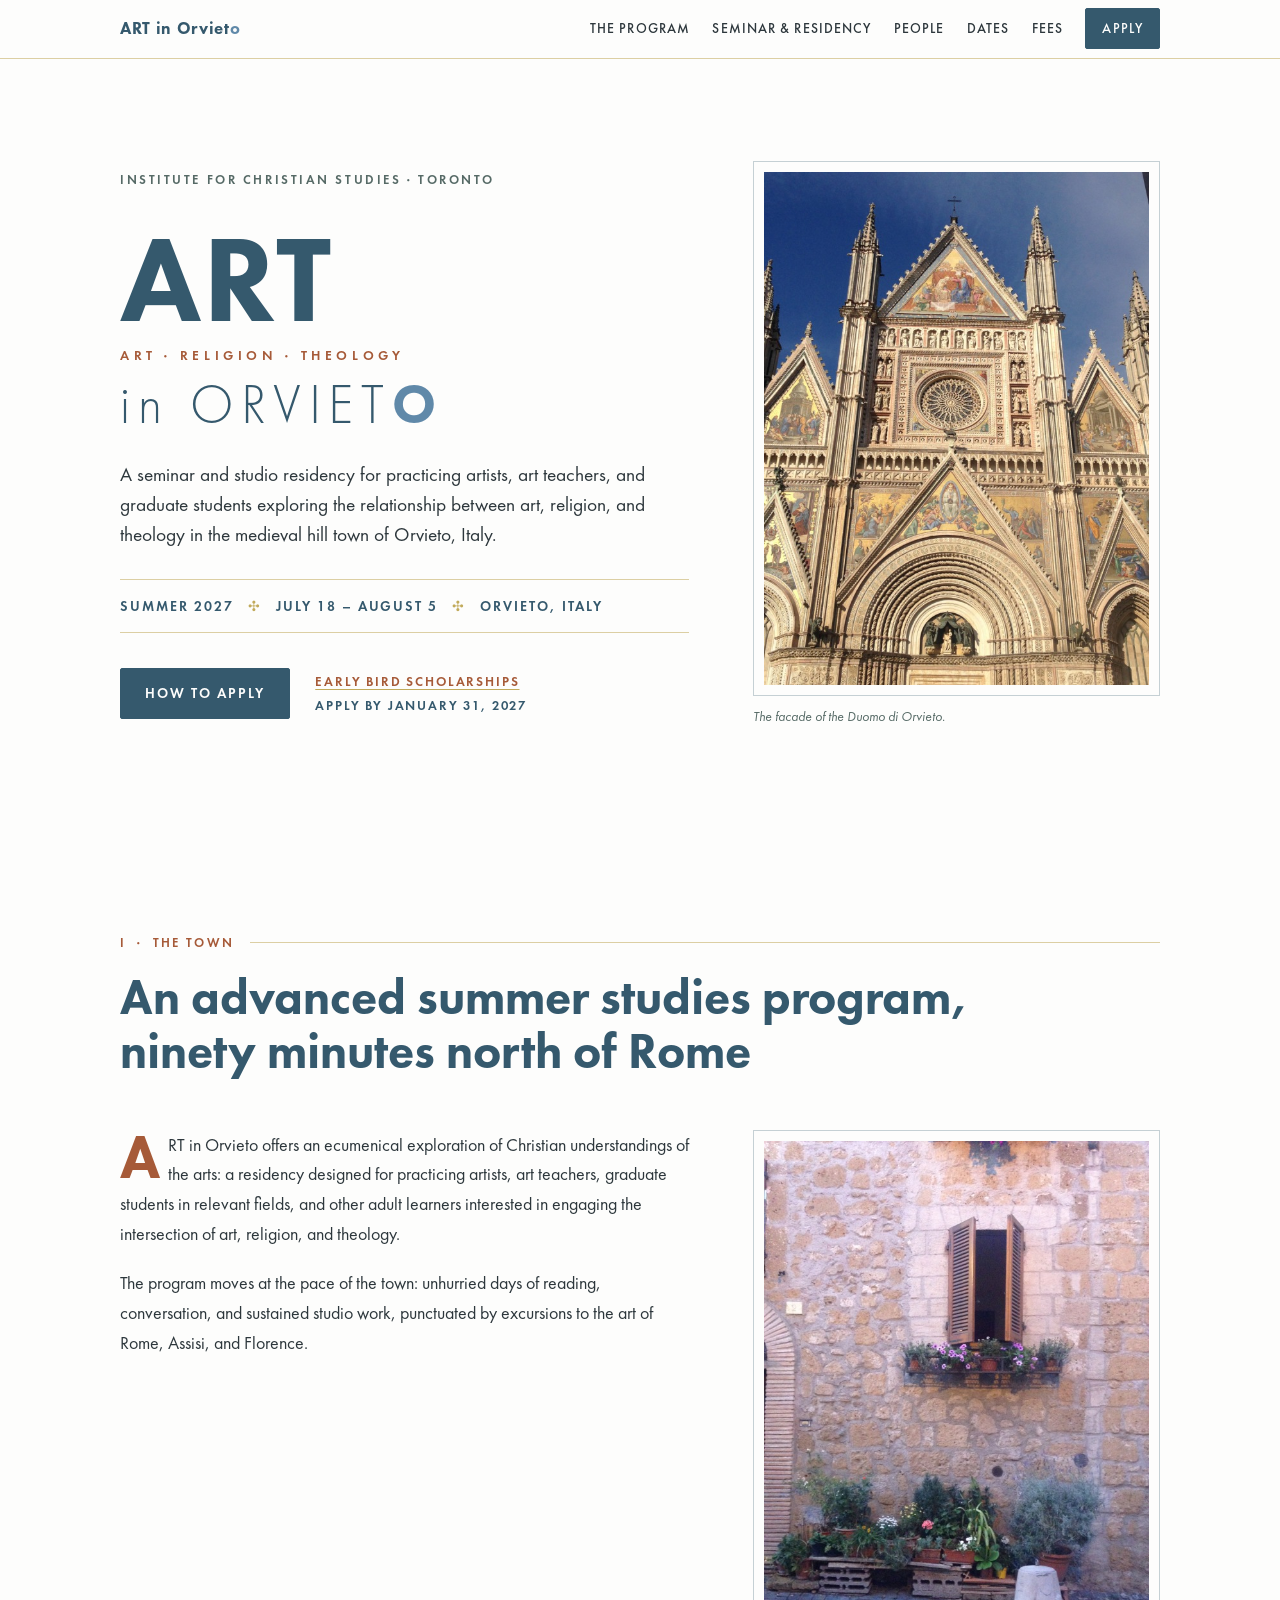
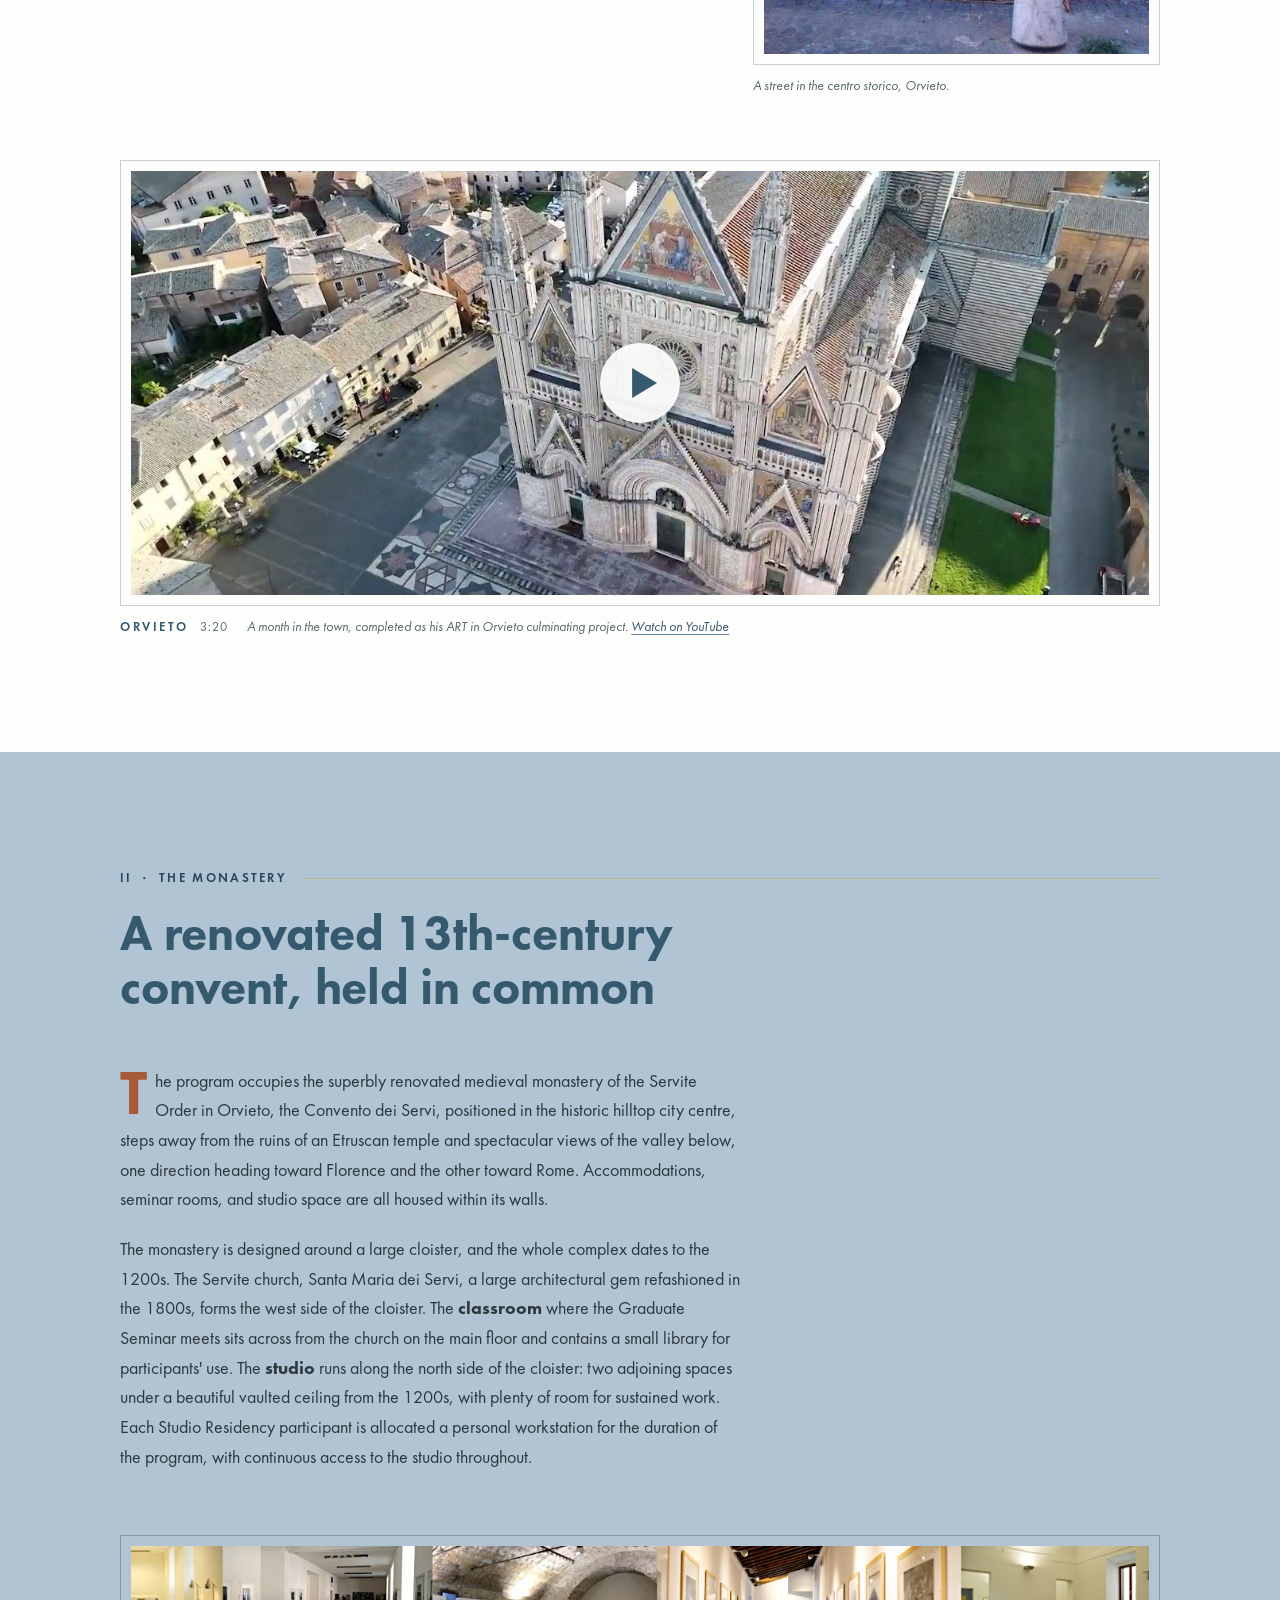
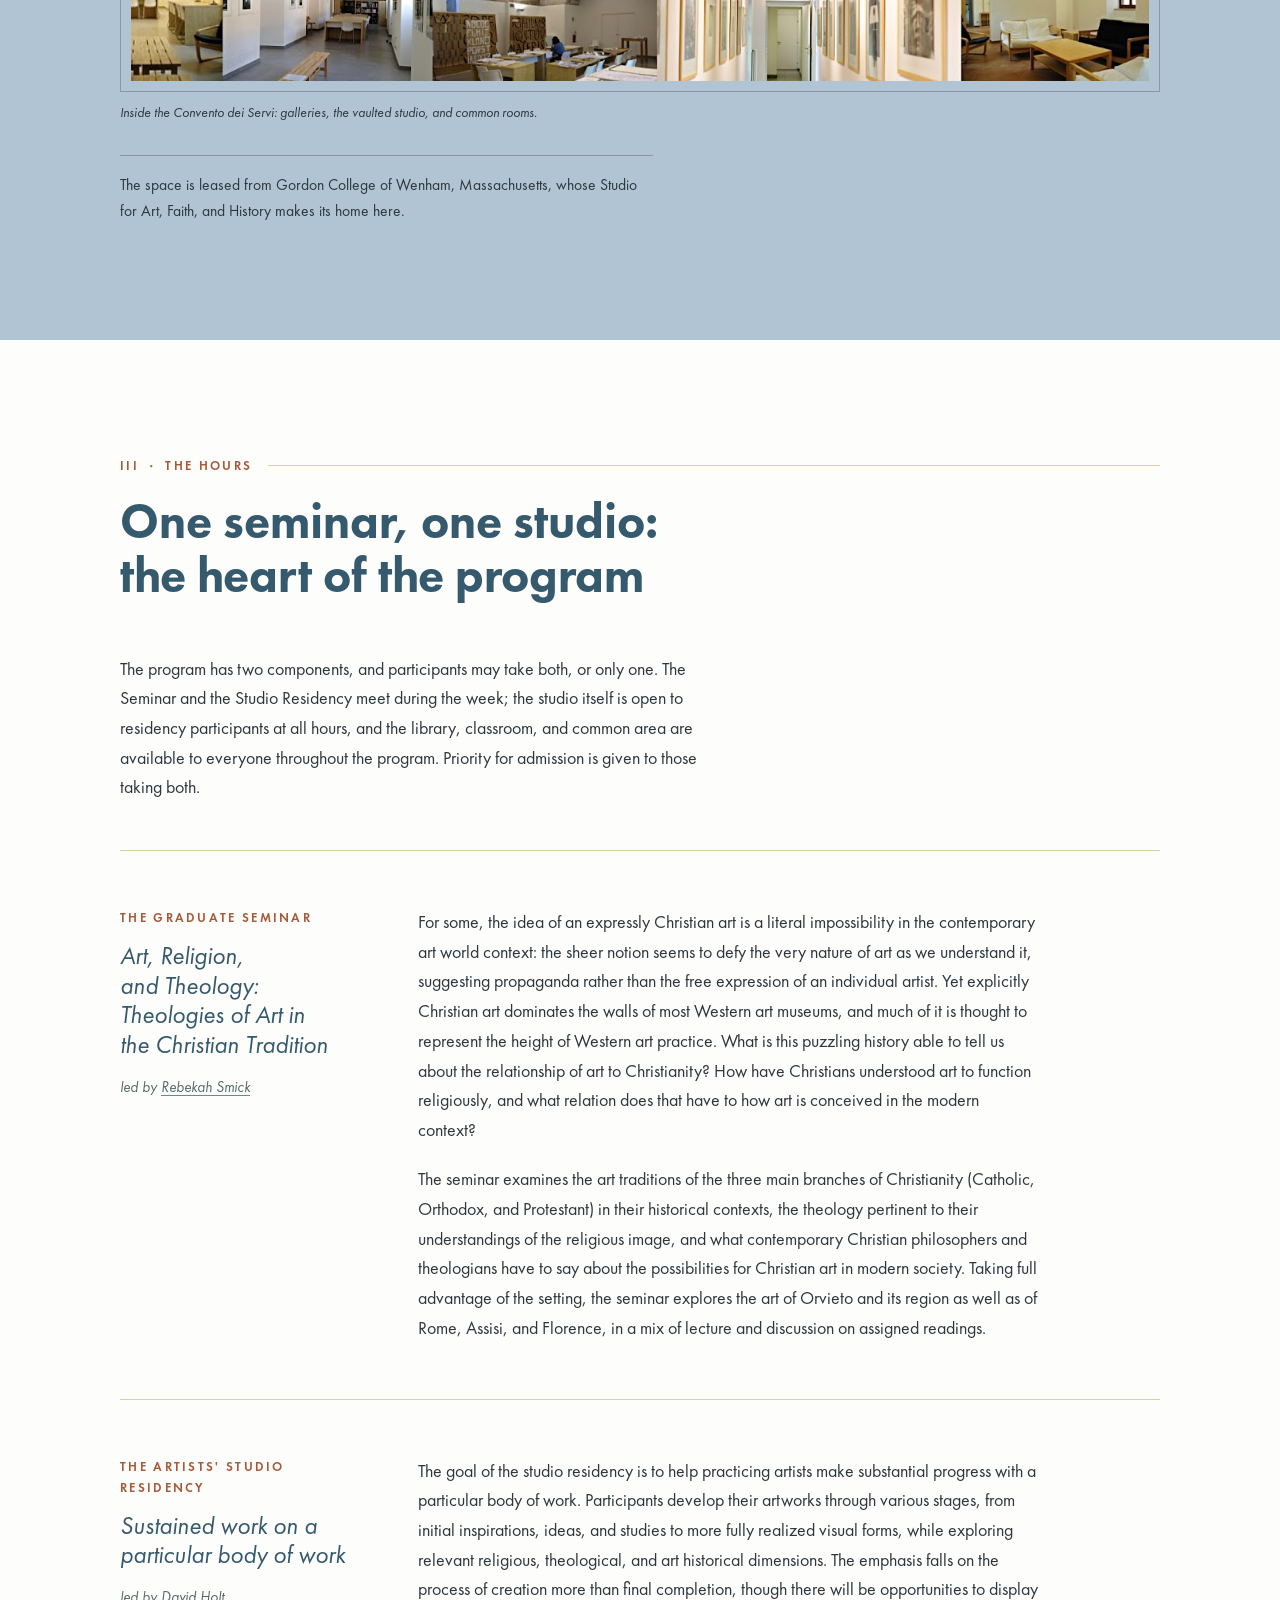
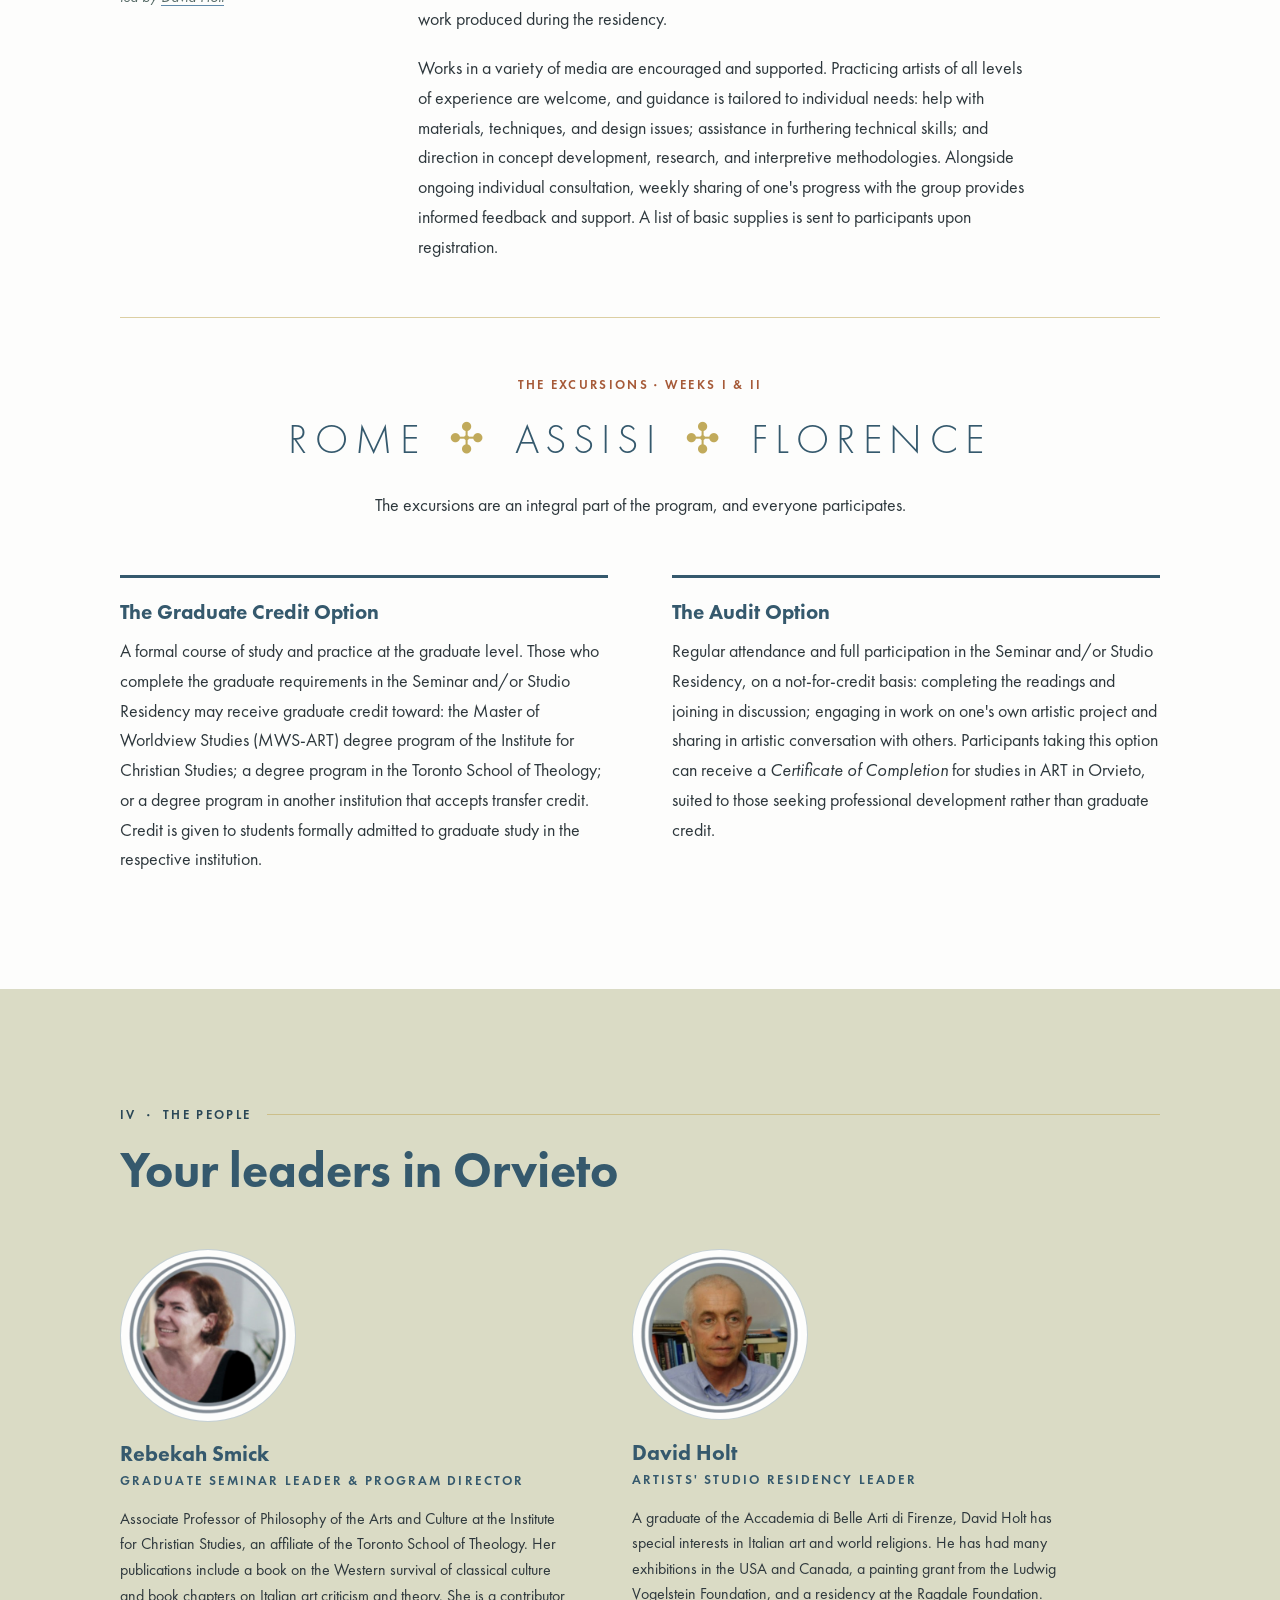
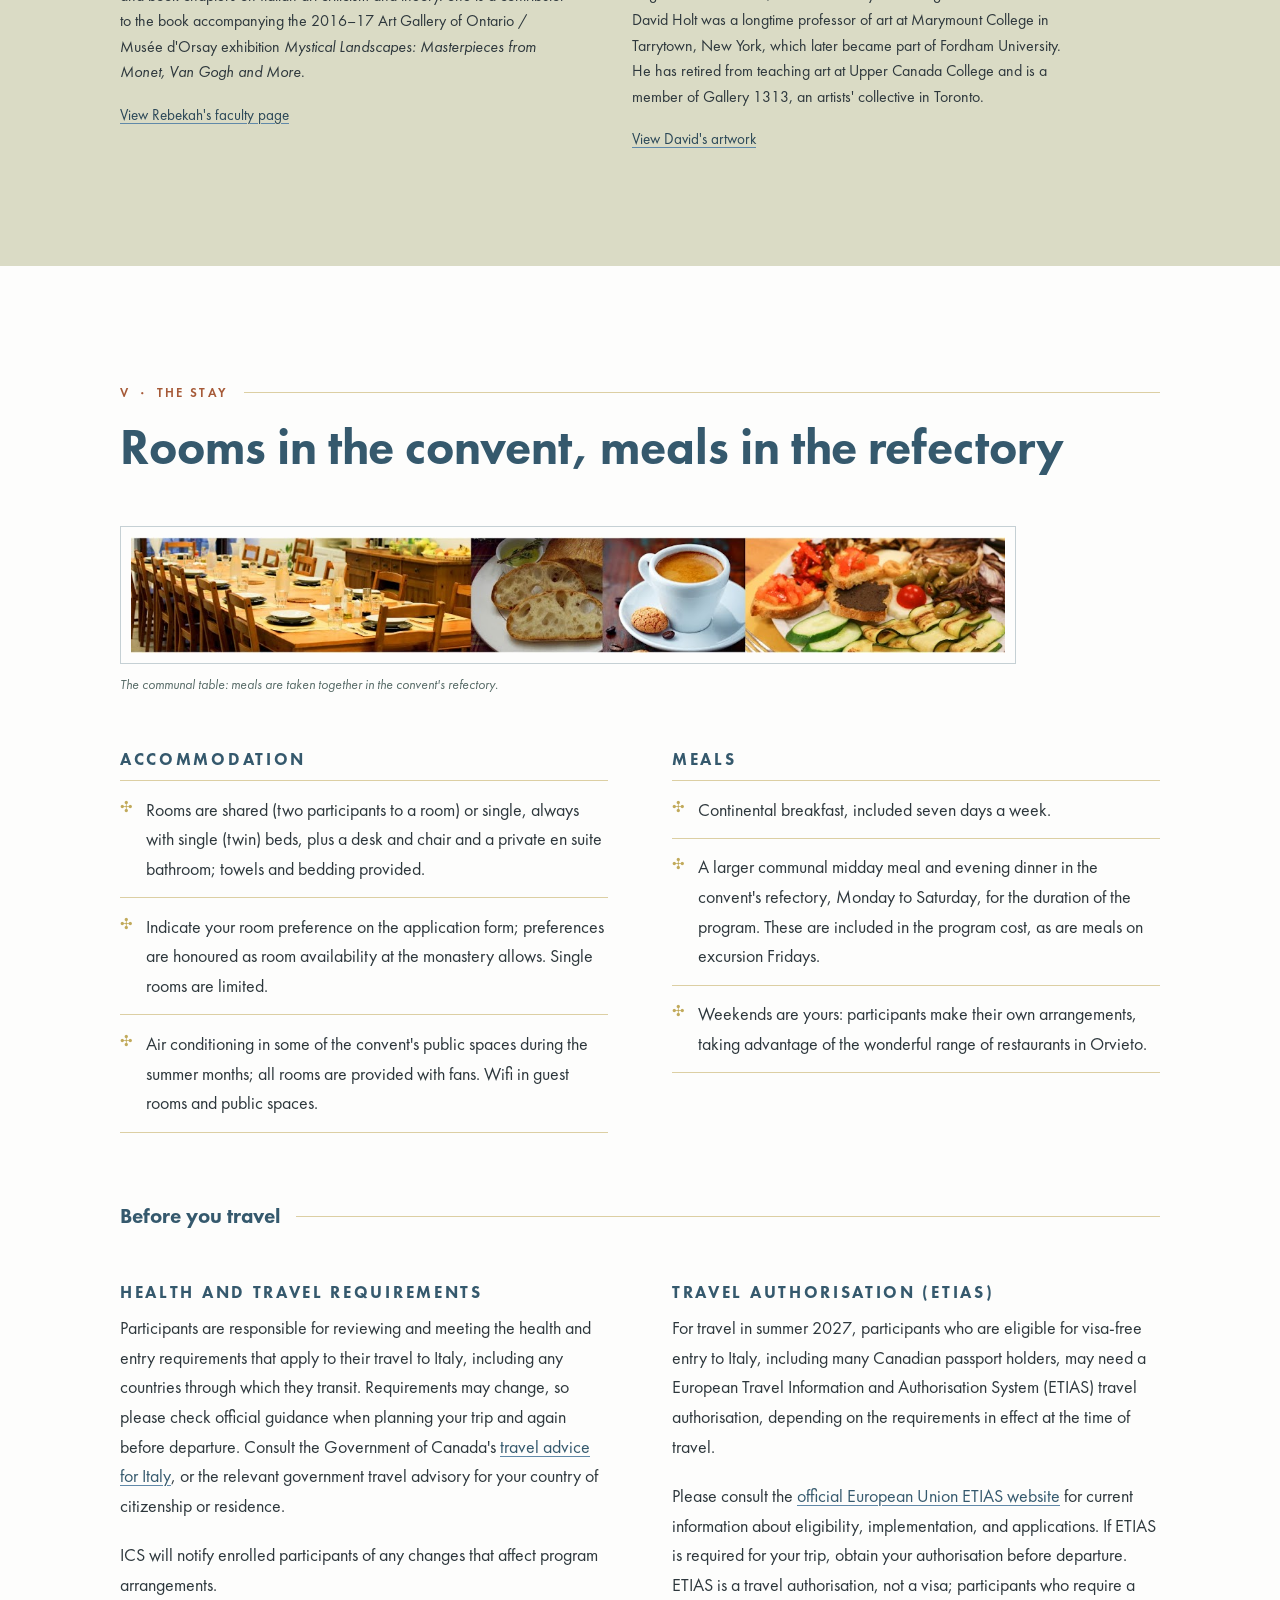
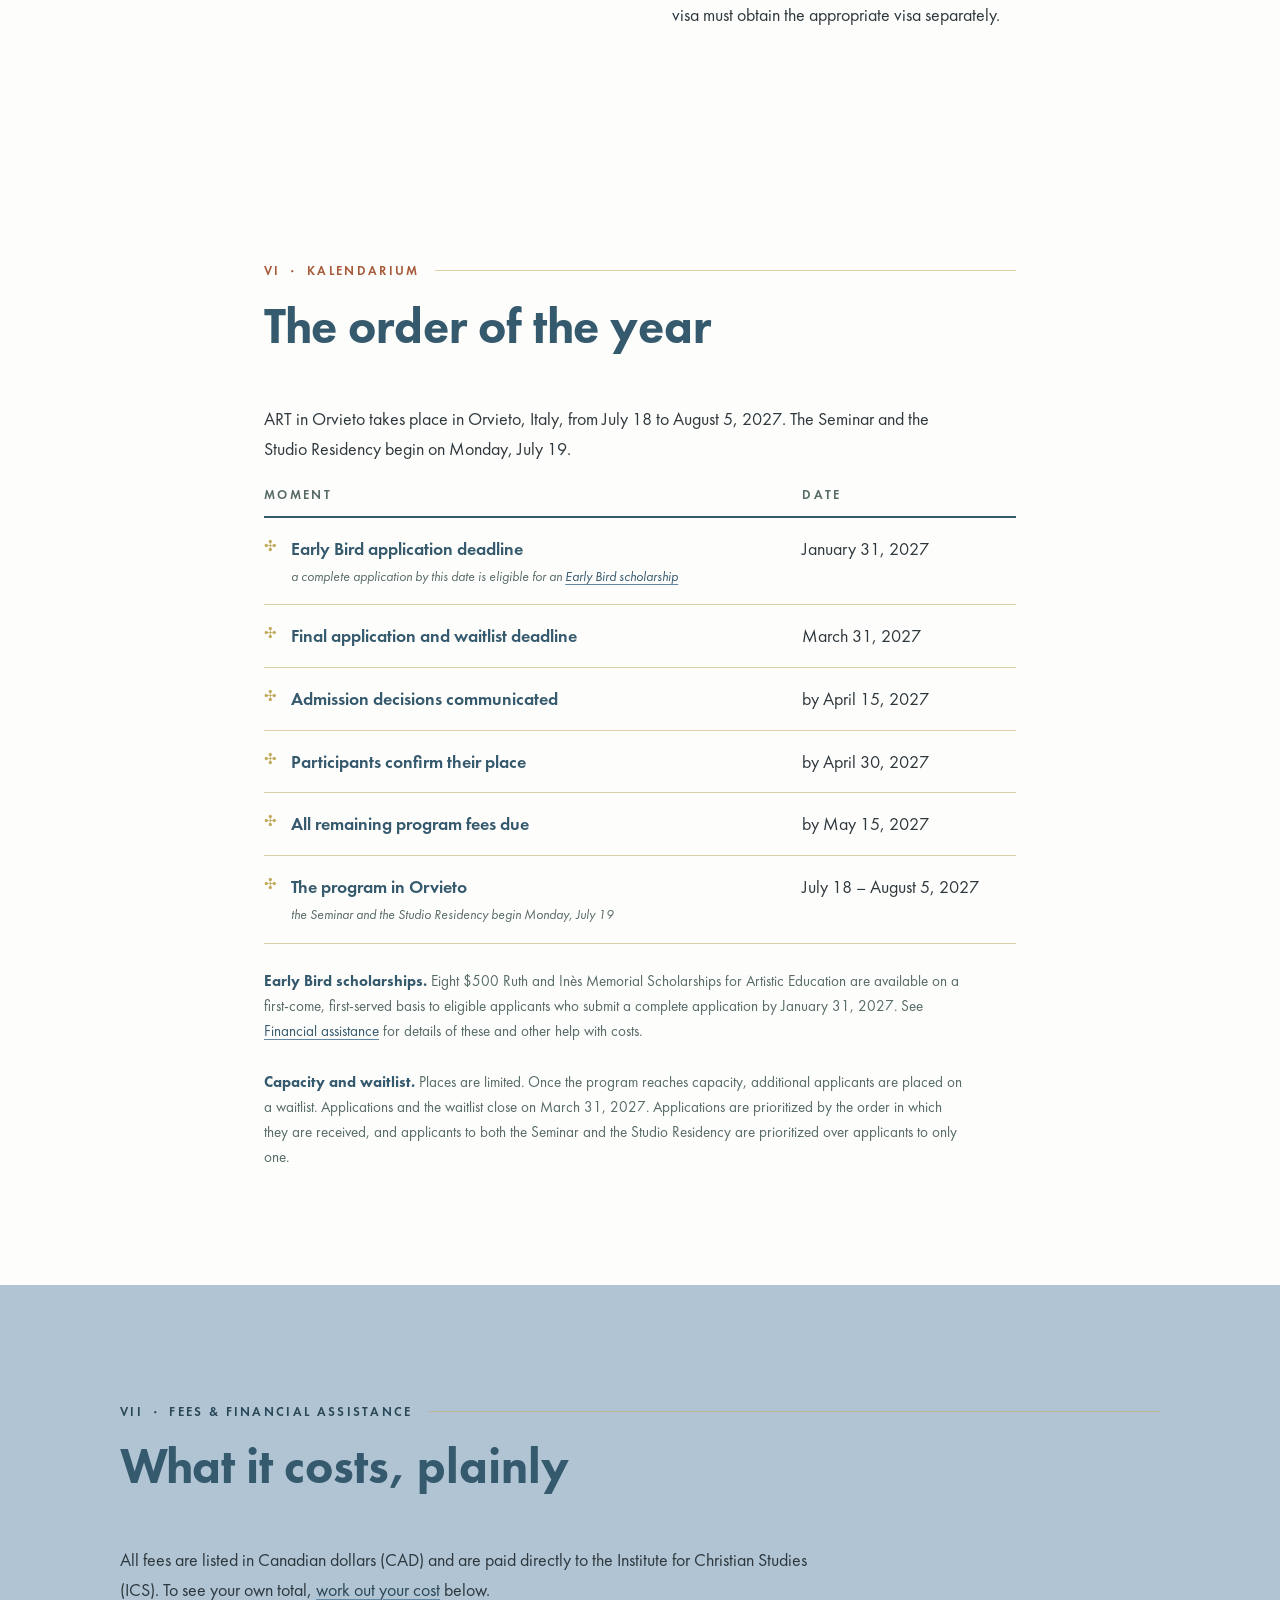
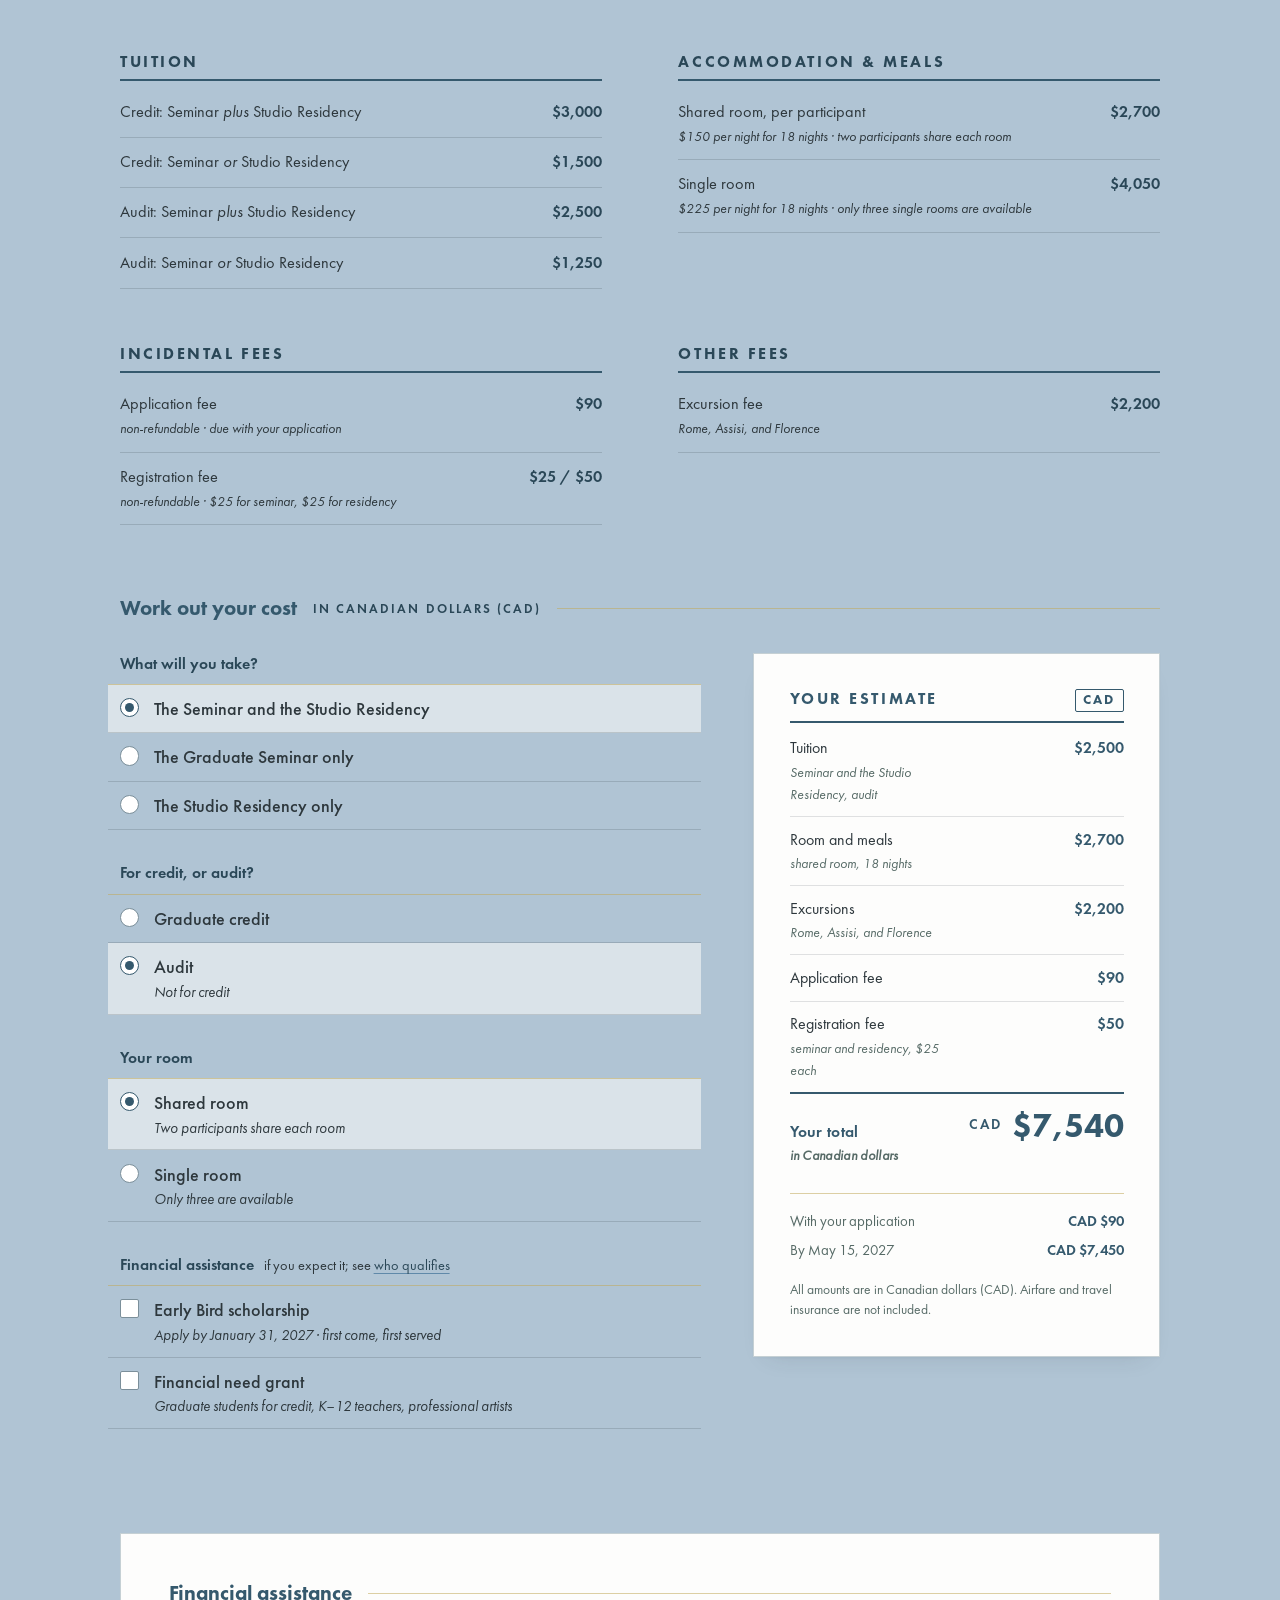
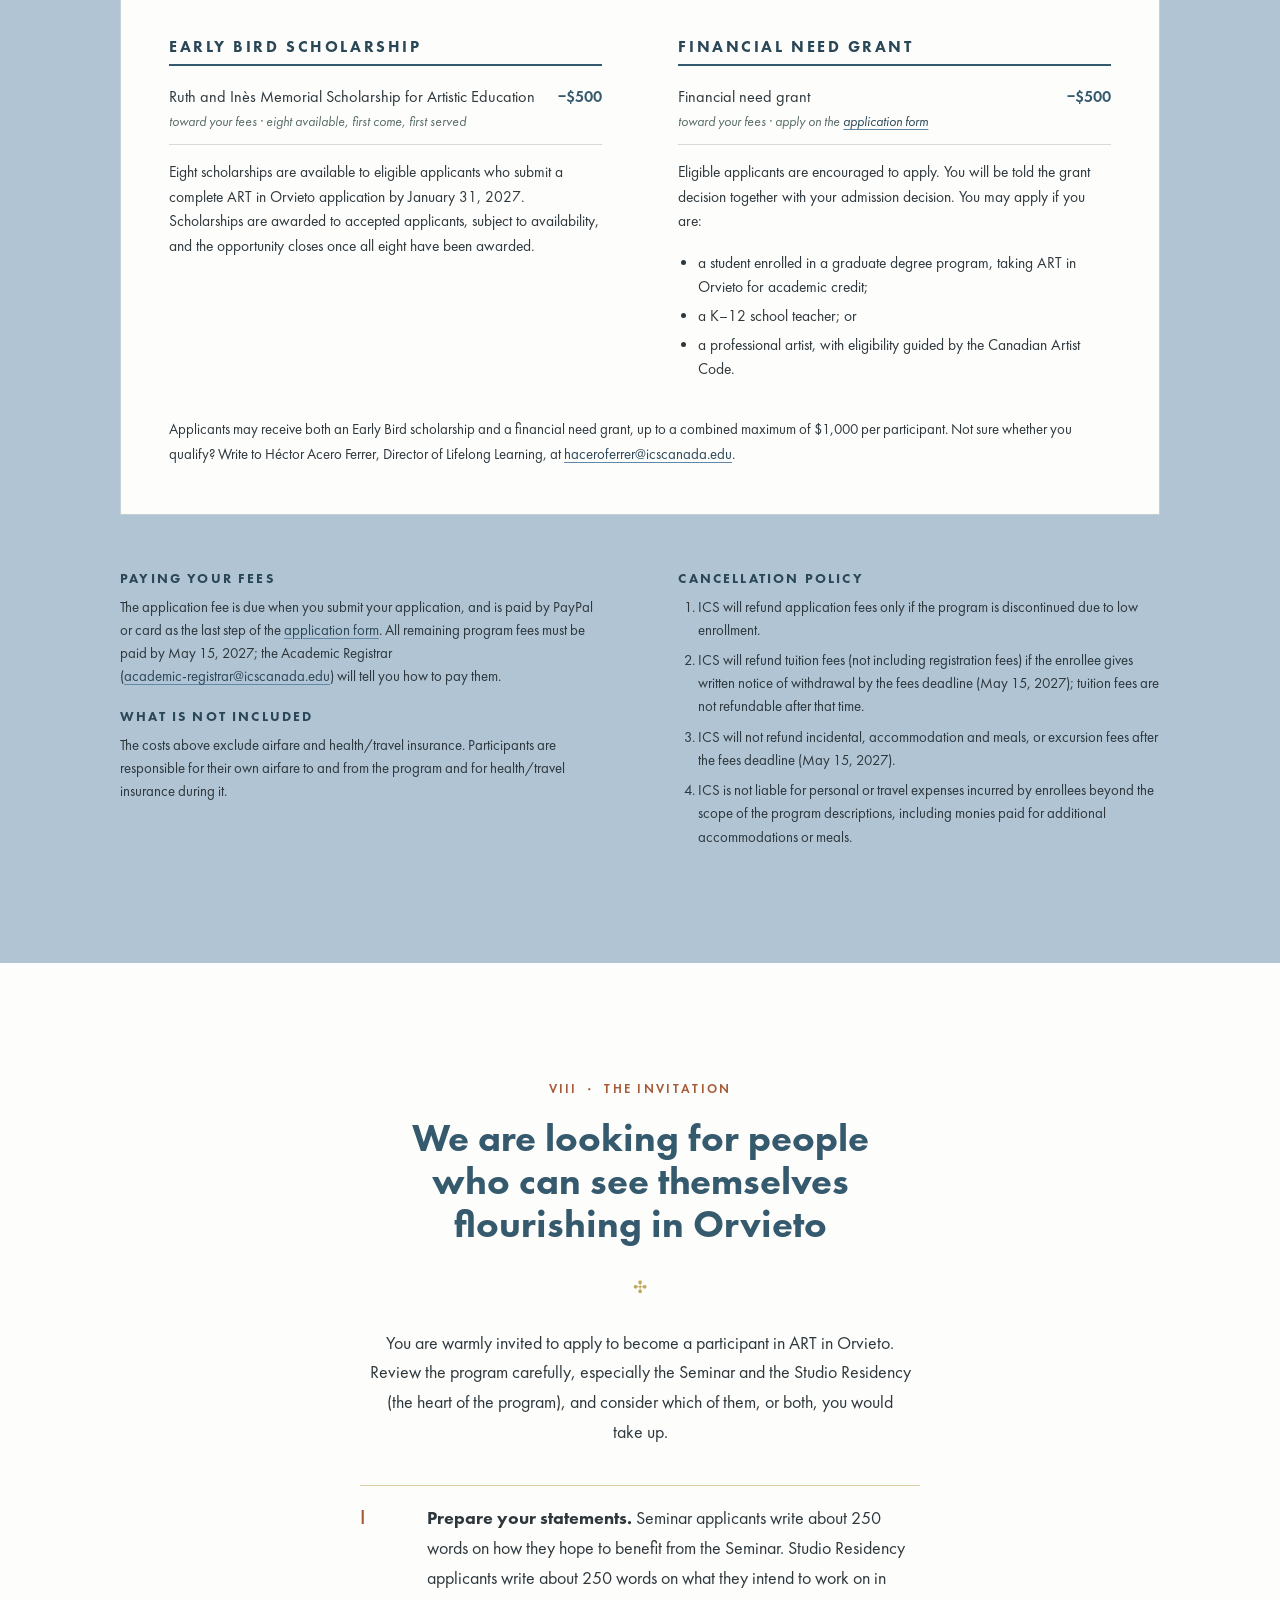
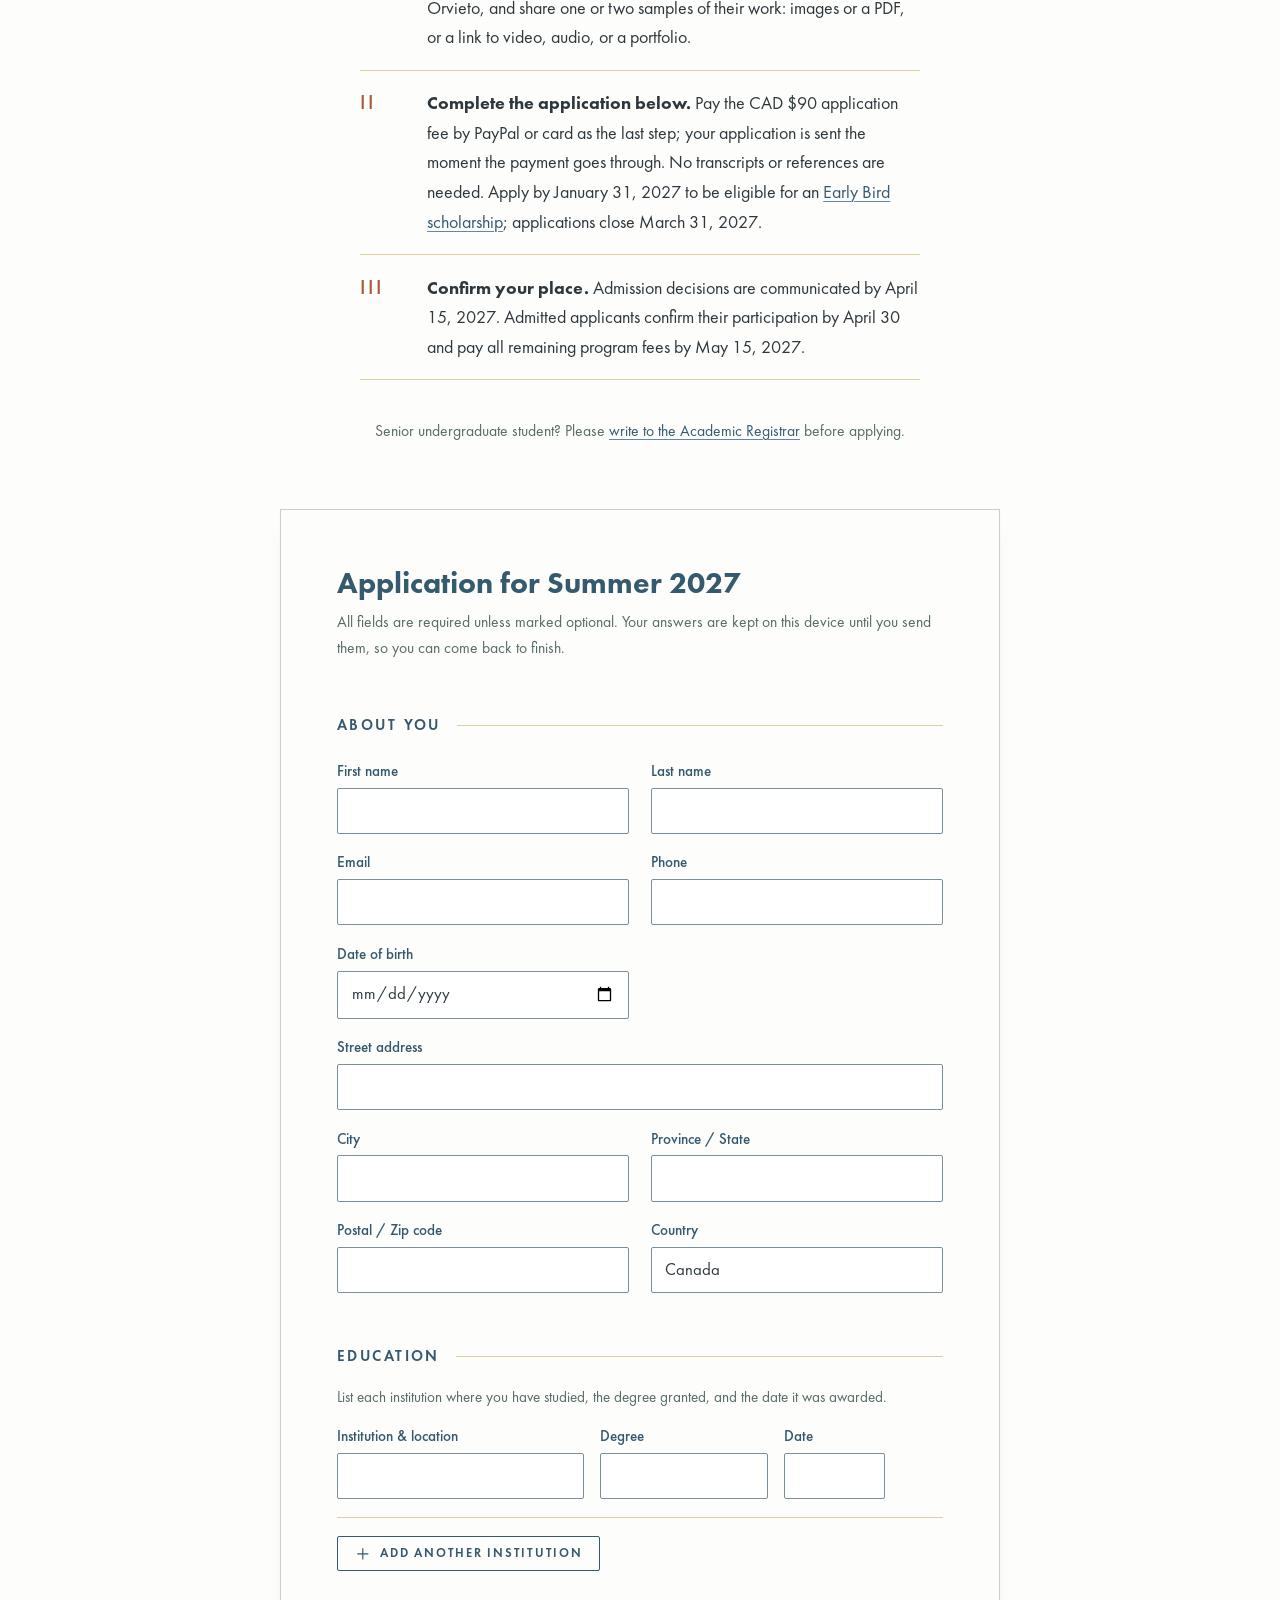
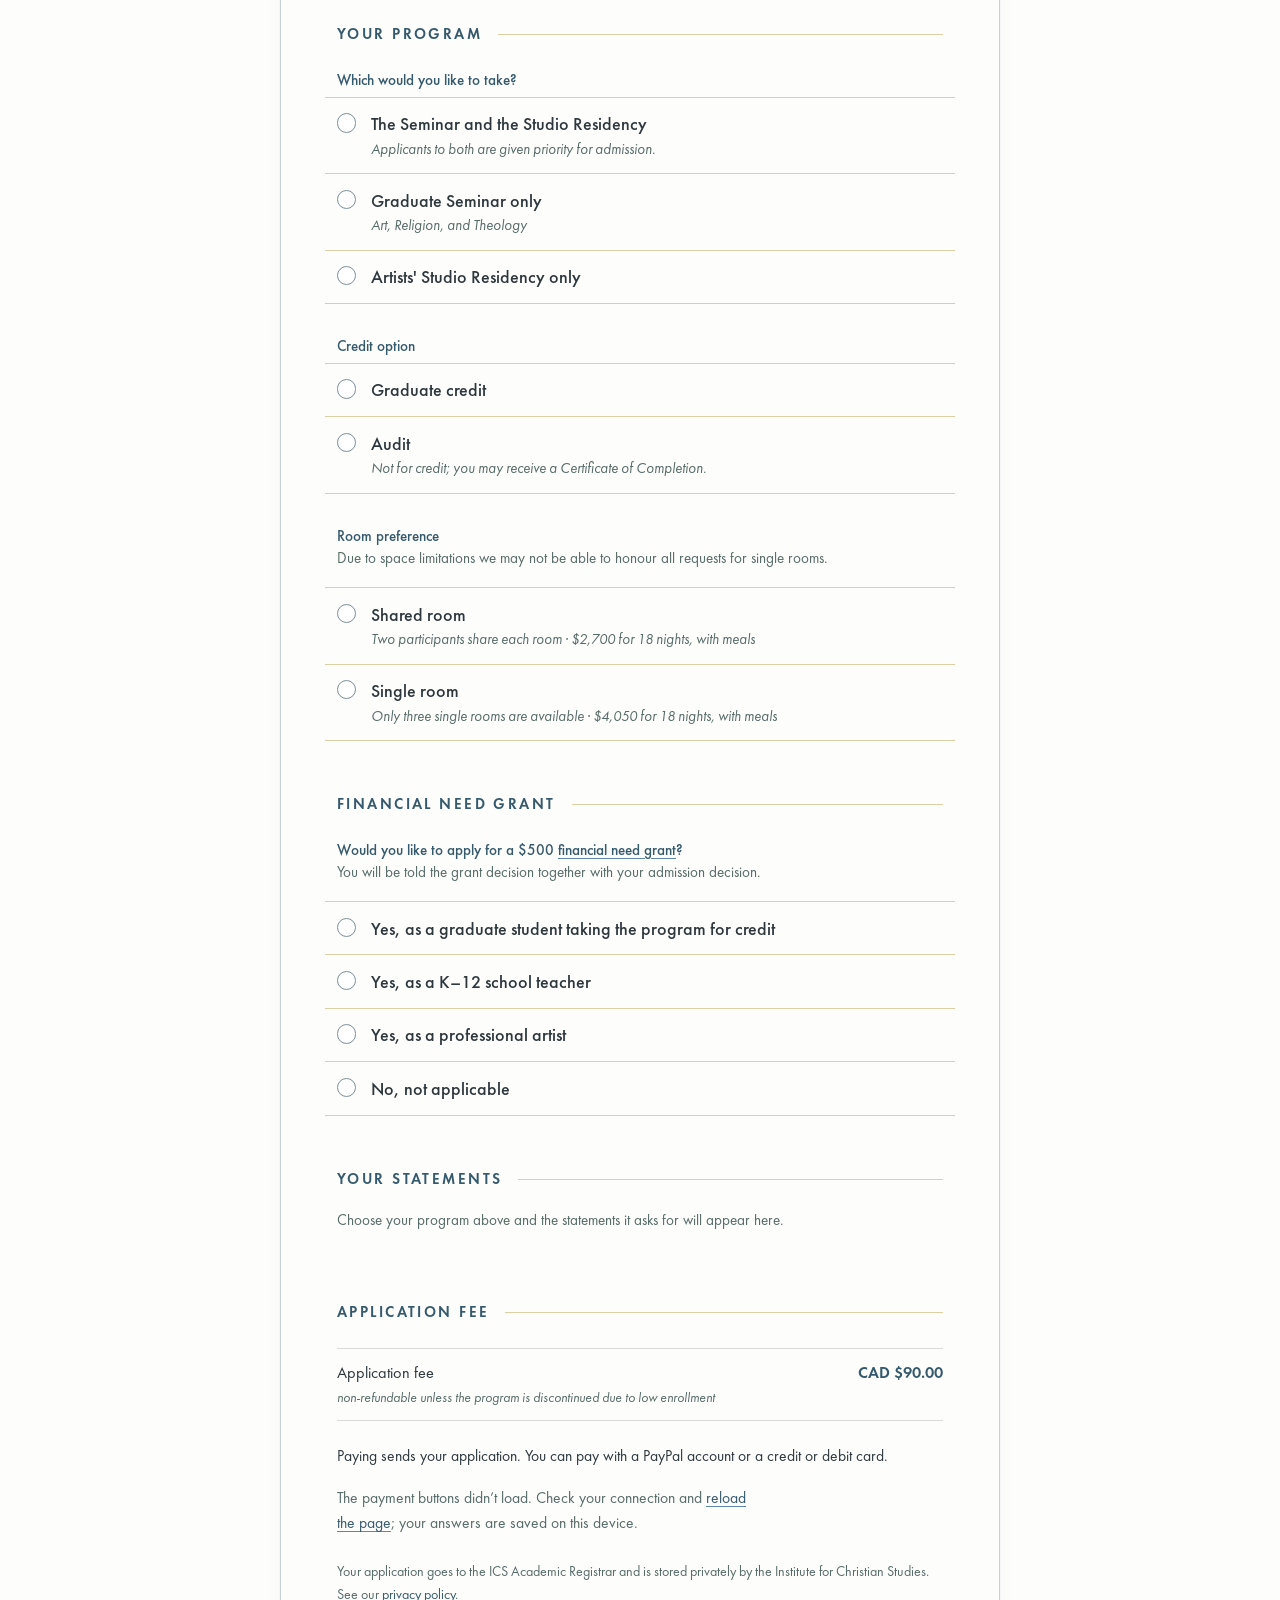
<file: index.html>
<!doctype html>
<html lang="en">
<head>
<meta charset="utf-8">
<meta name="viewport" content="width=device-width, initial-scale=1">
<title>ART in Orvieto · Art, Religion &amp; Theology · Institute for Christian Studies</title>
<meta name="description" content="ART in Orvieto is an advanced summer studies program in art, religion, and theology: a seminar and studio residency in a 13th-century monastery in Orvieto, Italy. A program of the Institute for Christian Studies, Toronto.">
<link rel="icon" href="data:image/svg+xml,%3Csvg xmlns='http://www.w3.org/2000/svg' viewBox='0 0 64 64'%3E%3Crect width='64' height='64' fill='%23FDFDFC'/%3E%3Ccircle cx='32' cy='32' r='19' fill='none' stroke='%236089A9' stroke-width='9'/%3E%3C/svg%3E">
<link rel="stylesheet" href="styles.css">
</head>
<body>
<a class="skip-link" href="#main">Skip to main content</a>

<header class="site-head">
  <div class="container">
    <a class="brand" href="#top">ART in Orviet<span class="o">o</span></a>
    <button class="nav-toggle" aria-expanded="false" aria-controls="site-nav">Menu</button>
    <nav class="site-nav" id="site-nav" aria-label="Sections">
      <a href="#town">The Program</a>
      <a href="#hours">Seminar &amp; Residency</a>
      <a href="#people">People</a>
      <a href="#kalendarium">Dates</a>
      <a href="#fees">Fees</a>
      <a class="btn btn-solid btn-small" href="#apply">Apply</a>
    </nav>
  </div>
</header>

<main id="main">

<!-- ══ I · THE APPROACH ══════════════════════════════════════════════════ -->
<section class="hero" id="top">
  <div class="container hero-grid">
    <div>
      <span class="kicker">Institute for Christian Studies · Toronto</span>
      <h1 class="wordmark">
        <span class="wm-art">ART</span>
        <span class="wm-expansion">Art · Religion · Theology</span>
        <span class="wm-line2">in ORVIET<span class="o">O</span></span>
      </h1>
      <p class="hero-lede">A seminar and studio residency for practicing artists, art teachers, and graduate students exploring the relationship between art, religion, and theology in the medieval hill town of Orvieto, Italy.</p>
      <!-- MAINTAINERS: program dates. Change together with the Dates table, the Fees
           section, and the application heading below. -->
      <p class="hero-dates"><span>Summer 2027</span> <span>July 18 – August 5</span> <span>Orvieto, Italy</span></p>
      <div class="hero-actions">
        <a class="btn btn-solid" href="#apply">How to apply</a>
        <p class="hero-deadline"><a href="#aid">Early Bird scholarships</a> <span>Apply by January 31, 2027</span></p>
      </div>
    </div>
    <figure class="plate hero-plate reveal">
      <div class="plate-frame"><img src="assets/duomo.jpg" alt="The ornate Gothic facade of the Duomo di Orvieto against a blue sky, with golden mosaics and rose window" width="600" height="800" fetchpriority="high"></div>
      <figcaption>The facade of the Duomo di Orvieto.</figcaption>
    </figure>
  </div>
</section>

<!-- ══ II · THE TOWN ═════════════════════════════════════════════════════ -->
<section class="section" id="town">
  <div class="container">
    <header class="threshold">
      <span class="rubric">I &nbsp;·&nbsp; The Town</span>
      <h2>An advanced summer studies program, ninety minutes north of Rome</h2>
    </header>
    <div class="two-col">
      <div class="prose">
        <p class="versal">ART in Orvieto offers an ecumenical exploration of Christian understandings of the arts: a residency designed for practicing artists, art teachers, graduate students in relevant fields, and other adult learners interested in engaging the intersection of art, religion, and theology.</p>
        <p>The program moves at the pace of the town: unhurried days of reading, conversation, and sustained studio work, punctuated by excursions to the art of Rome, Assisi, and Florence.</p>
      </div>
      <figure class="plate reveal">
        <div class="plate-frame"><img src="assets/street.jpg" alt="A stone house wall in Orvieto with wooden shutters open above a window box of petunias and a cluster of potted plants at street level" width="600" height="800" loading="lazy"></div>
        <figcaption>A street in the centro storico, Orvieto.</figcaption>
      </figure>
    </div>

    <!-- A past participant's film. The link opens YouTube if scripts are off;
         otherwise the film plays here (youtube-nocookie, loaded only on click). -->
    <figure class="plate film reveal plate-below">
      <div class="plate-frame">
        <a class="film-poster" href="https://www.youtube.com/watch?v=c9cxcmQOyDE" data-video="c9cxcmQOyDE" aria-label="Play “Orvieto”, a 3 minute 20 second film made by a past participant as his culminating project">
          <img src="assets/orvieto-film.jpg" alt="" width="1280" height="534" loading="lazy">
          <span class="film-play" aria-hidden="true">
            <svg viewBox="0 0 64 64"><circle cx="32" cy="32" r="30.5"/><path d="M26 20.5 45 32 26 43.5z"/></svg>
          </span>
        </a>
      </div>
      <figcaption class="film-caption">
        <span class="film-title"><cite>Orvieto</cite> <span class="film-length">3:20</span></span>
        <span>A month in the town, completed as his ART in Orvieto culminating project. <a href="https://www.youtube.com/watch?v=c9cxcmQOyDE">Watch on YouTube</a></span>
      </figcaption>
    </figure>
  </div>
</section>

<!-- ══ III · THE MONASTERY ═══════════════════════════════════════════════ -->
<section class="section section-tint-blue on-tint" id="monastery">
  <div class="container">
    <header class="threshold">
      <span class="rubric">II &nbsp;·&nbsp; The Monastery</span>
      <h2>A renovated 13th-century convent, held in common</h2>
    </header>
    <div class="prose">
      <p class="versal">The program occupies the superbly renovated medieval monastery of the Servite Order in Orvieto, the Convento dei Servi, positioned in the historic hilltop city centre, steps away from the ruins of an Etruscan temple and spectacular views of the valley below, one direction heading toward Florence and the other toward Rome. Accommodations, seminar rooms, and studio space are all housed within its walls.</p>
      <p>The monastery is designed around a large cloister, and the whole complex dates to the 1200s. The Servite church, Santa Maria dei Servi, a large architectural gem refashioned in the 1800s, forms the west side of the cloister. The <strong>classroom</strong> where the Graduate Seminar meets sits across from the church on the main floor and contains a small library for participants' use. The <strong>studio</strong> runs along the north side of the cloister: two adjoining spaces under a beautiful vaulted ceiling from the 1200s, with plenty of room for sustained work. Each Studio Residency participant is allocated a personal workstation for the duration of the program, with continuous access to the studio throughout.</p>
    </div>
    <figure class="plate reveal plate-below">
      <div class="plate-frame"><img src="assets/monastery-strip.jpg" alt="Interior views of the renovated monastery: white galleries with framed prints, a vaulted stone workroom with worktables, a corridor of framed artwork, and a sitting room" width="1280" height="150" loading="lazy"></div>
      <figcaption>Inside the Convento dei Servi: galleries, the vaulted studio, and common rooms.</figcaption>
    </figure>
    <p class="aside-note">The space is leased from Gordon College of Wenham, Massachusetts, whose Studio for Art, Faith, and History makes its home here.</p>
  </div>
</section>

<!-- ══ IV · THE HOURS ════════════════════════════════════════════════════ -->
<section class="section" id="hours">
  <div class="container">
    <header class="threshold">
      <span class="rubric">III &nbsp;·&nbsp; The Hours</span>
      <h2>One seminar, one studio: the heart of the program</h2>
    </header>
    <div class="prose section-intro">
      <p>The program has two components, and participants may take both, or only one. The Seminar and the Studio Residency meet during the week; the studio itself is open to residency participants at all hours, and the library, classroom, and common area are available to everyone throughout the program. Priority for admission is given to those taking both.</p>
    </div>

    <article class="office">
      <div class="office-side">
        <span class="rubric">The Graduate Seminar</span>
        <h3 class="office-title">Art, Religion, and Theology: Theologies of Art in the Christian Tradition</h3>
        <p class="leader">led by <a href="#people">Rebekah Smick</a></p>
      </div>
      <div class="office-body">
        <p>For some, the idea of an expressly Christian art is a literal impossibility in the contemporary art world context: the sheer notion seems to defy the very nature of art as we understand it, suggesting propaganda rather than the free expression of an individual artist. Yet explicitly Christian art dominates the walls of most Western art museums, and much of it is thought to represent the height of Western art practice. What is this puzzling history able to tell us about the relationship of art to Christianity? How have Christians understood art to function religiously, and what relation does that have to how art is conceived in the modern context?</p>
        <p>The seminar examines the art traditions of the three main branches of Christianity (Catholic, Orthodox, and Protestant) in their historical contexts, the theology pertinent to their understandings of the religious image, and what contemporary Christian philosophers and theologians have to say about the possibilities for Christian art in modern society. Taking full advantage of the setting, the seminar explores the art of Orvieto and its region as well as of Rome, Assisi, and Florence, in a mix of lecture and discussion on assigned readings.</p>
      </div>
    </article>

    <article class="office">
      <div class="office-side">
        <span class="rubric">The Artists' Studio Residency</span>
        <h3 class="office-title">Sustained work on a particular body of work</h3>
        <p class="leader">led by <a href="#people">David Holt</a></p>
      </div>
      <div class="office-body">
        <p>The goal of the studio residency is to help practicing artists make substantial progress with a particular body of work. Participants develop their artworks through various stages, from initial inspirations, ideas, and studies to more fully realized visual forms, while exploring relevant religious, theological, and art historical dimensions. The emphasis falls on the process of creation more than final completion, though there will be opportunities to display work produced during the residency.</p>
        <p>Works in a variety of media are encouraged and supported. Practicing artists of all levels of experience are welcome, and guidance is tailored to individual needs: help with materials, techniques, and design issues; assistance in furthering technical skills; and direction in concept development, research, and interpretive methodologies. Alongside ongoing individual consultation, weekly sharing of one's progress with the group provides informed feedback and support. A list of basic supplies is sent to participants upon registration.</p>
      </div>
    </article>

    <div class="excursions">
      <span class="rubric">The Excursions · Weeks I &amp; II</span>
      <p class="excursion-cities">Rome<span class="sep">✣</span>Assisi<span class="sep">✣</span>Florence</p>
      <p>The excursions are an integral part of the program, and everyone participates.</p>
    </div>

    <div class="options">
      <div class="option">
        <h3>The Graduate Credit Option</h3>
        <p>A formal course of study and practice at the graduate level. Those who complete the graduate requirements in the Seminar and/or Studio Residency may receive graduate credit toward: the Master of Worldview Studies (MWS-ART) degree program of the Institute for Christian Studies; a degree program in the Toronto School of Theology; or a degree program in another institution that accepts transfer credit. Credit is given to students formally admitted to graduate study in the respective institution.</p>
      </div>
      <div class="option">
        <h3>The Audit Option</h3>
        <p>Regular attendance and full participation in the Seminar and/or Studio Residency, on a not-for-credit basis: completing the readings and joining in discussion; engaging in work on one's own artistic project and sharing in artistic conversation with others. Participants taking this option can receive a <em>Certificate of Completion</em> for studies in ART in Orvieto, suited to those seeking professional development rather than graduate credit.</p>
      </div>
    </div>
  </div>
</section>

<!-- ══ V · THE PEOPLE ════════════════════════════════════════════════════ -->
<section class="section section-tint-warm on-tint" id="people">
  <div class="container">
    <header class="threshold">
      <span class="rubric">IV &nbsp;·&nbsp; The People</span>
      <h2>Your leaders in Orvieto</h2>
    </header>
    <div class="people">
      <div class="person">
        <img src="assets/rebekah-smick.jpg" alt="Portrait of Rebekah Smick" width="401" height="401" loading="lazy">
        <h3>Rebekah Smick</h3>
        <span class="role">Graduate Seminar Leader &amp; Program Director</span>
        <p>Associate Professor of Philosophy of the Arts and Culture at the Institute for Christian Studies, an affiliate of the Toronto School of Theology. Her publications include a book on the Western survival of classical culture and book chapters on Italian art criticism and theory. She is a contributor to the book accompanying the 2016–17 Art Gallery of Ontario / Musée d'Orsay exhibition <em>Mystical Landscapes: Masterpieces from Monet, Van Gogh and More</em>.</p>
        <p class="more"><a href="https://faculty.icscanada.edu/rsmick" rel="external">View Rebekah's faculty page</a></p>
      </div>
      <div class="person">
        <img src="assets/david-holt.jpg" alt="Portrait of David Holt" width="401" height="401" loading="lazy">
        <h3>David Holt</h3>
        <span class="role">Artists' Studio Residency Leader</span>
        <p>A graduate of the Accademia di Belle Arti di Firenze, David Holt has special interests in Italian art and world religions. He has had many exhibitions in the USA and Canada, a painting grant from the Ludwig Vogelstein Foundation, and a residency at the Ragdale Foundation. David Holt was a longtime professor of art at Marymount College in Tarrytown, New York, which later became part of Fordham University. He has retired from teaching art at Upper Canada College and is a member of Gallery 1313, an artists' collective in Toronto.</p>
        <p class="more"><a href="https://sites.google.com/site/davidholtpaintings/" rel="external">View David's artwork</a></p>
      </div>
    </div>
  </div>
</section>

<!-- ══ VI · THE STAY ═════════════════════════════════════════════════════ -->
<section class="section" id="stay">
  <div class="container">
    <header class="threshold">
      <span class="rubric">V &nbsp;·&nbsp; The Stay</span>
      <h2>Rooms in the convent, meals in the refectory</h2>
    </header>
    <figure class="plate reveal stay-plate">
      <div class="plate-frame"><img src="assets/meals-strip.jpg" alt="A long communal dining table set for a meal, fresh Italian bread, an espresso with an amaretto biscuit, and a plate of bruschetta and grilled vegetables" width="1280" height="164" loading="lazy"></div>
      <figcaption>The communal table: meals are taken together in the convent's refectory.</figcaption>
    </figure>
    <div class="stay-cols">
      <div>
        <h3 class="list-head">Accommodation</h3>
        <ul class="ruled-list">
          <li>Rooms are shared (two participants to a room) or single, always with single (twin) beds, plus a desk and chair and a private en suite bathroom; towels and bedding provided.</li>
          <li>Indicate your room preference on the application form; preferences are honoured as room availability at the monastery allows. Single rooms are limited.</li>
          <li>Air conditioning in some of the convent's public spaces during the summer months; all rooms are provided with fans. Wifi in guest rooms and public spaces.</li>
        </ul>
      </div>
      <div>
        <h3 class="list-head">Meals</h3>
        <ul class="ruled-list">
          <li>Continental breakfast, included seven days a week.</li>
          <li>A larger communal midday meal and evening dinner in the convent's refectory, Monday to Saturday, for the duration of the program. These are included in the program cost, as are meals on excursion Fridays.</li>
          <li>Weekends are yours: participants make their own arrangements, taking advantage of the wonderful range of restaurants in Orvieto.</li>
        </ul>
      </div>
    </div>

    <div class="before-travel">
      <h3 class="ledger-title">Before you travel</h3>
      <div class="stay-cols">
        <div>
          <h4 class="list-head">Health and travel requirements</h4>
          <p>Participants are responsible for reviewing and meeting the health and entry requirements that apply to their travel to Italy, including any countries through which they transit. Requirements may change, so please check official guidance when planning your trip and again before departure. Consult the Government of Canada's <a href="https://travel.gc.ca/destinations/italy" rel="external">travel advice for Italy</a>, or the relevant government travel advisory for your country of citizenship or residence.</p>
          <p>ICS will notify enrolled participants of any changes that affect program arrangements.</p>
        </div>
        <div>
          <h4 class="list-head">Travel authorisation (ETIAS)</h4>
          <p>For travel in summer 2027, participants who are eligible for visa-free entry to Italy, including many Canadian passport holders, may need a European Travel Information and Authorisation System (ETIAS) travel authorisation, depending on the requirements in effect at the time of travel.</p>
          <p>Please consult the <a href="https://travel-europe.europa.eu/etias_en" rel="external">official European Union ETIAS website</a> for current information about eligibility, implementation, and applications. If ETIAS is required for your trip, obtain your authorisation before departure. ETIAS is a travel authorisation, not a visa; participants who require a visa must obtain the appropriate visa separately.</p>
        </div>
      </div>
    </div>
  </div>
</section>

<!-- ══ VII · KALENDARIUM ═════════════════════════════════════════════════ -->
<section class="section" id="kalendarium">
  <div class="container kalendarium">
    <header class="threshold">
      <span class="rubric">VI &nbsp;·&nbsp; Kalendarium</span>
      <h2>The order of the year</h2>
    </header>
    <p class="narrow">ART in Orvieto takes place in Orvieto, Italy, from July 18 to August 5, 2027. The Seminar and the Studio Residency begin on Monday, July 19.</p>
    <!-- MAINTAINERS: dates for Summer 2027. Change them together with the hero banner,
         the Fees section ("Paying your fees", cancellation policy), the application
         steps, and the thank-you message in application.js. -->
    <table class="kal-table">
      <thead>
        <tr><th scope="col">Moment</th><th scope="col">Date</th></tr>
      </thead>
      <tbody>
        <tr>
          <td>Early Bird application deadline <span class="kal-sub">a complete application by this date is eligible for an <a href="#aid">Early Bird scholarship</a></span></td>
          <td>January 31, 2027</td>
        </tr>
        <tr>
          <td>Final application and waitlist deadline</td>
          <td>March 31, 2027</td>
        </tr>
        <tr>
          <td>Admission decisions communicated</td>
          <td>by April 15, 2027</td>
        </tr>
        <tr>
          <td>Participants confirm their place</td>
          <td>by April 30, 2027</td>
        </tr>
        <tr>
          <td>All remaining program fees due</td>
          <td>by May 15, 2027</td>
        </tr>
        <tr>
          <td>The program in Orvieto <span class="kal-sub">the Seminar and the Studio Residency begin Monday, July 19</span></td>
          <td>July 18 – August 5, 2027</td>
        </tr>
      </tbody>
    </table>
    <p class="kal-note"><strong>Early Bird scholarships.</strong> Eight $500 Ruth and Inès Memorial Scholarships for Artistic Education are available on a first-come, first-served basis to eligible applicants who submit a complete application by January 31, 2027. See <a href="#aid">Financial assistance</a> for details of these and other help with costs.</p>
    <p class="kal-note"><strong>Capacity and waitlist.</strong> Places are limited. Once the program reaches capacity, additional applicants are placed on a waitlist. Applications and the waitlist close on March 31, 2027. Applications are prioritized by the order in which they are received, and applicants to both the Seminar and the Studio Residency are prioritized over applicants to only one.</p>
  </div>
</section>

<!-- ══ VIII · FEES ═══════════════════════════════════════════════════════ -->
<section class="section section-tint-blue on-tint" id="fees">
  <div class="container">
    <header class="threshold">
      <span class="rubric">VII &nbsp;·&nbsp; Fees &amp; Financial Assistance</span>
      <h2>What it costs, plainly</h2>
    </header>
    <p class="narrow section-intro">All fees are listed in Canadian dollars (CAD) and are paid directly to the Institute for Christian Studies (ICS). To see your own total, <a href="#cost">work out your cost</a> below.</p>
    <!-- MAINTAINERS: Summer 2027 fees. When any fee changes, also update the
         data-* amounts in the calculator ("Work out your cost") below, and the room
         prices in the form's room choices. The calculator recalculates its slip
         itself from those data-* amounts. The application fee also appears in the
         application steps, the form's fee line, and application.js (FEE). -->
    <div class="fees-groups">
      <div class="fee-group">
        <h3>Tuition</h3>
        <table class="fee-table">
          <tr><td>Credit: Seminar <em>plus</em> Studio Residency</td><td>$3,000</td></tr>
          <tr><td>Credit: Seminar <em>or</em> Studio Residency</td><td>$1,500</td></tr>
          <tr><td>Audit: Seminar <em>plus</em> Studio Residency</td><td>$2,500</td></tr>
          <tr><td>Audit: Seminar <em>or</em> Studio Residency</td><td>$1,250</td></tr>
        </table>
      </div>
      <div class="fee-group">
        <h3>Accommodation &amp; Meals</h3>
        <table class="fee-table">
          <tr><td>Shared room, per participant <span class="fee-sub">$150 per night for 18 nights · two participants share each room</span></td><td>$2,700</td></tr>
          <tr><td>Single room <span class="fee-sub">$225 per night for 18 nights · only three single rooms are available</span></td><td>$4,050</td></tr>
        </table>
      </div>
      <div class="fee-group">
        <h3>Incidental Fees</h3>
        <table class="fee-table">
          <tr><td>Application fee <span class="fee-sub">non-refundable · due with your application</span></td><td>$90</td></tr>
          <tr><td>Registration fee <span class="fee-sub">non-refundable · $25 for seminar, $25 for residency</span></td><td>$25 / $50</td></tr>
        </table>
      </div>
      <div class="fee-group">
        <h3>Other Fees</h3>
        <table class="fee-table">
          <tr><td>Excursion fee <span class="fee-sub">Rome, Assisi, and Florence</span></td><td>$2,200</td></tr>
        </table>
      </div>
    </div>

    <!-- Fee calculator. Amounts come from the data-* attributes on the choices;
         the slip below shows the default choices (both, audit, shared room) and is
         recalculated by the script at the end of this page. -->
    <div class="reckon" id="cost">
      <h3 class="ledger-title">Work out your cost <span class="ledger-cad">in Canadian dollars (CAD)</span></h3>
      <div class="reckon-grid">
        <form class="reckon-choices" id="reckon" aria-label="Fee calculator" data-application="90" data-registration="25" data-excursion="2200" data-aid-max="1000">
          <fieldset class="choice-group">
            <legend class="q">What will you take?</legend>
            <label class="choice"><input type="radio" name="r-program" value="both" data-courses="2" data-credit="3000" data-audit="2500" checked><span><strong>The Seminar and the Studio Residency</strong></span></label>
            <label class="choice"><input type="radio" name="r-program" value="seminar" data-courses="1" data-credit="1500" data-audit="1250"><span><strong>The Graduate Seminar only</strong></span></label>
            <label class="choice"><input type="radio" name="r-program" value="studio" data-courses="1" data-credit="1500" data-audit="1250"><span><strong>The Studio Residency only</strong></span></label>
          </fieldset>
          <fieldset class="choice-group">
            <legend class="q">For credit, or audit?</legend>
            <label class="choice"><input type="radio" name="r-credit" value="credit"><span><strong>Graduate credit</strong></span></label>
            <label class="choice"><input type="radio" name="r-credit" value="audit" checked><span><strong>Audit</strong><em>Not for credit</em></span></label>
          </fieldset>
          <fieldset class="choice-group">
            <legend class="q">Your room</legend>
            <label class="choice"><input type="radio" name="r-room" value="shared" data-price="2700" checked><span><strong>Shared room</strong><em>Two participants share each room</em></span></label>
            <label class="choice"><input type="radio" name="r-room" value="single" data-price="4050"><span><strong>Single room</strong><em>Only three are available</em></span></label>
          </fieldset>
          <fieldset class="choice-group">
            <legend class="q">Financial assistance <span class="q-note">if you expect it; see <a href="#aid">who qualifies</a></span></legend>
            <label class="choice"><input type="checkbox" name="r-earlybird" data-amount="500"><span><strong>Early Bird scholarship</strong><em>Apply by January 31, 2027 · first come, first served</em></span></label>
            <label class="choice"><input type="checkbox" name="r-grant" data-amount="500"><span><strong>Financial need grant</strong><em>Graduate students for credit, K–12 teachers, professional artists</em></span></label>
          </fieldset>
          <div class="reckon-peek" aria-hidden="true"><span>Your total</span> <strong><span class="cad-mark">CAD</span> <span data-out="peek">$7,540</span></strong></div>
        </form>

        <div class="reckon-slip">
          <h4 class="slip-title">Your estimate <span class="slip-cad">CAD</span></h4>
          <table class="slip-table">
            <caption class="sr-only">Your estimated fees, in Canadian dollars</caption>
            <tbody>
              <tr><th scope="row">Tuition <span class="slip-sub" data-out="tuition-label">Seminar and Studio Residency, audit</span></th><td data-out="tuition">$2,500</td></tr>
              <tr><th scope="row">Room and meals <span class="slip-sub" data-out="room-label">shared room, 18 nights</span></th><td data-out="room">$2,700</td></tr>
              <tr><th scope="row">Excursions <span class="slip-sub">Rome, Assisi, and Florence</span></th><td data-out="excursion">$2,200</td></tr>
              <tr><th scope="row">Application fee</th><td data-out="application">$90</td></tr>
              <tr><th scope="row">Registration fee <span class="slip-sub" data-out="registration-label">seminar and residency, $25 each</span></th><td data-out="registration">$50</td></tr>
            </tbody>
            <tbody class="slip-aid" data-out="aid-rows" hidden></tbody>
            <tfoot>
              <tr class="slip-total"><th scope="row">Your total <span class="slip-sub">in Canadian dollars</span></th><td><span class="cad-mark">CAD</span> <span data-out="total">$7,540</span></td></tr>
            </tfoot>
          </table>
          <dl class="slip-when">
            <div><dt>With your application</dt><dd>CAD <span data-out="now">$90</span></dd></div>
            <div><dt>By May 15, 2027</dt><dd>CAD <span data-out="later">$7,450</span></dd></div>
          </dl>
          <p class="sr-only" aria-live="polite" data-out="announce"></p>
          <p class="slip-note" data-out="note">All amounts are in Canadian dollars (CAD). Airfare and travel insurance are not included.</p>
        </div>
      </div>
    </div>

    <div class="aid" id="aid">
      <h3 class="ledger-title">Financial assistance</h3>
      <div class="fees-groups">
        <div class="fee-group">
          <h4>Early Bird Scholarship</h4>
          <table class="fee-table">
            <tr><td>Ruth and Inès Memorial Scholarship for Artistic Education <span class="fee-sub">toward your fees · eight available, first come, first served</span></td><td>−$500</td></tr>
          </table>
          <p class="aid-text">Eight scholarships are available to eligible applicants who submit a complete ART in Orvieto application by January 31, 2027. Scholarships are awarded to accepted applicants, subject to availability, and the opportunity closes once all eight have been awarded.</p>
        </div>
        <div class="fee-group">
          <h4>Financial Need Grant</h4>
          <table class="fee-table">
            <tr><td>Financial need grant <span class="fee-sub">toward your fees · apply on the <a href="#application">application form</a></span></td><td>−$500</td></tr>
          </table>
          <p class="aid-text">Eligible applicants are encouraged to apply. You will be told the grant decision together with your admission decision. You may apply if you are:</p>
          <ul class="aid-list">
            <li>a student enrolled in a graduate degree program, taking ART in Orvieto for academic credit;</li>
            <li>a K–12 school teacher; or</li>
            <li>a professional artist, with eligibility guided by the Canadian Artist Code.</li>
          </ul>
        </div>
      </div>
      <p class="fee-note">Applicants may receive both an Early Bird scholarship and a financial need grant, up to a combined maximum of $1,000 per participant. Not sure whether you qualify? Write to Héctor Acero Ferrer, Director of Lifelong Learning, at <a href="mailto:haceroferrer@icscanada.edu?subject=ART%20in%20Orvieto%20financial%20assistance">haceroferrer@icscanada.edu</a>.</p>
    </div>

    <div class="fees-fineprint">
      <div>
        <h3>Paying your fees</h3>
        <p>The application fee is due when you submit your application, and is paid by PayPal or card as the last step of the <a href="#application">application form</a>. All remaining program fees must be paid by May 15, 2027; the Academic Registrar (<a href="mailto:academic-registrar@icscanada.edu">academic&#8209;registrar@icscanada.edu</a>) will tell you how to pay them.</p>
      </div>
      <div>
        <h3>What is not included</h3>
        <p>The costs above exclude airfare and health/travel insurance. Participants are responsible for their own airfare to and from the program and for health/travel insurance during it.</p>
      </div>
      <div>
        <h3>Cancellation policy</h3>
        <ol>
          <li>ICS will refund application fees only if the program is discontinued due to low enrollment.</li>
          <li>ICS will refund tuition fees (not including registration fees) if the enrollee gives written notice of withdrawal by the fees deadline (May 15, 2027); tuition fees are not refundable after that time.</li>
          <li>ICS will not refund incidental, accommodation and meals, or excursion fees after the fees deadline (May 15, 2027).</li>
          <li>ICS is not liable for personal or travel expenses incurred by enrollees beyond the scope of the program descriptions, including monies paid for additional accommodations or meals.</li>
        </ol>
      </div>
    </div>
  </div>
</section>

<!-- ══ IX · THE INVITATION (innermost) ═══════════════════════════════════ -->
<section class="section apply" id="apply">
  <div class="container inner">
    <header class="threshold">
      <span class="rubric">VIII &nbsp;·&nbsp; The Invitation</span>
      <h2>We are looking for people who can see themselves flourishing in Orvieto</h2>
    </header>
    <p class="apply-ornament" aria-hidden="true">✣</p>
    <p>You are warmly invited to apply to become a participant in ART in Orvieto. Review the program carefully, especially the Seminar and the Studio Residency (the heart of the program), and consider which of them, or both, you would take up.</p>
    <ol class="apply-steps">
      <li><div><strong>Prepare your statements.</strong> Seminar applicants write about 250 words on how they hope to benefit from the Seminar. Studio Residency applicants write about 250 words on what they intend to work on in Orvieto, and share one or two samples of their work: images or a PDF, or a link to video, audio, or a portfolio.</div></li>
      <li><div><strong>Complete the application below.</strong> Pay the CAD $90 application fee by PayPal or card as the last step; your application is sent the moment the payment goes through. No transcripts or references are needed. Apply by January 31, 2027 to be eligible for an <a href="#aid">Early Bird scholarship</a>; applications close March 31, 2027.</div></li>
      <li><div><strong>Confirm your place.</strong> Admission decisions are communicated by April 15, 2027. Admitted applicants confirm their participation by April 30 and pay all remaining program fees by May 15, 2027.</div></li>
    </ol>
    <p class="apply-undergrad">Senior undergraduate student? Please <a href="mailto:academic-registrar@icscanada.edu?subject=ART%20in%20Orvieto%3A%20undergraduate%20inquiry">write to the Academic Registrar</a> before applying.</p>
  </div>

  <!-- The application form. Behaviour, PayPal and the submission address live in
       application.js; answers are received by _scripts/art-in-orvieto-applications.gs. -->
  <div class="container app-wrap">
    <form class="app-form" id="application" novalidate aria-labelledby="app-title">
      <h3 class="app-title" id="app-title">Application for Summer 2027</h3>
      <p class="app-lede">All fields are required unless marked optional. Your answers are kept on this device until you send them, so you can come back to finish.</p>

      <fieldset class="app-set">
        <legend>About you</legend>
        <div class="field-grid">
          <div class="field"><label for="f-first">First name</label><input id="f-first" name="firstName" autocomplete="given-name" required maxlength="100"></div>
          <div class="field"><label for="f-last">Last name</label><input id="f-last" name="lastName" autocomplete="family-name" required maxlength="100"></div>
          <div class="field"><label for="f-email">Email</label><input id="f-email" name="email" type="email" autocomplete="email" required maxlength="200" spellcheck="false"></div>
          <div class="field"><label for="f-phone">Phone</label><input id="f-phone" name="phone" type="tel" autocomplete="tel" required maxlength="40"></div>
          <div class="field"><label for="f-dob">Date of birth</label><input id="f-dob" name="dob" type="date" autocomplete="bday" required min="1920-01-01"></div>
          <div class="field span-2"><label for="f-street">Street address</label><input id="f-street" name="street" autocomplete="street-address" required maxlength="200"></div>
          <div class="field"><label for="f-city">City</label><input id="f-city" name="city" autocomplete="address-level2" required maxlength="100"></div>
          <div class="field"><label for="f-region">Province / State</label><input id="f-region" name="region" autocomplete="address-level1" required maxlength="100"></div>
          <div class="field"><label for="f-postal">Postal / Zip code</label><input id="f-postal" name="postal" autocomplete="postal-code" required maxlength="20"></div>
          <div class="field"><label for="f-country">Country</label><input id="f-country" name="country" autocomplete="country-name" required maxlength="100" value="Canada"></div>
        </div>
      </fieldset>

      <fieldset class="app-set">
        <legend>Education</legend>
        <p class="set-note" id="edu-note">List each institution where you have studied, the degree granted, and the date it was awarded.</p>
        <div class="edu-rows" id="edu-rows" aria-describedby="edu-note">
          <!-- rows are added by application.js from the template below -->
        </div>
        <template id="edu-template">
          <div class="edu-row">
            <div class="field"><label>Institution &amp; location</label><input data-edu="institution" maxlength="200" autocomplete="off"></div>
            <div class="field"><label>Degree</label><input data-edu="degree" maxlength="150" autocomplete="off"></div>
            <div class="field field-year"><label>Date</label><input data-edu="year" maxlength="30" autocomplete="off" inputmode="text"></div>
            <button type="button" class="edu-remove" aria-label="Remove this institution"><svg viewBox="0 0 24 24" aria-hidden="true"><path d="M6 6l12 12M18 6L6 18"/></svg></button>
          </div>
        </template>
        <button type="button" class="btn btn-line btn-small" id="edu-add"><svg viewBox="0 0 24 24" aria-hidden="true"><path d="M12 5v14M5 12h14"/></svg>Add another institution</button>
      </fieldset>

      <fieldset class="app-set">
        <legend>Your program</legend>

        <div class="choice-group" role="radiogroup" aria-labelledby="q-courses">
          <p class="q" id="q-courses">Which would you like to take?</p>
          <label class="choice"><input type="radio" name="courses" value="both" required><span><strong>The Seminar and the Studio Residency</strong><em>Applicants to both are given priority for admission.</em></span></label>
          <label class="choice"><input type="radio" name="courses" value="seminar"><span><strong>Graduate Seminar only</strong><em>Art, Religion, and Theology</em></span></label>
          <label class="choice"><input type="radio" name="courses" value="residency"><span><strong>Artists' Studio Residency only</strong></span></label>
        </div>

        <div class="choice-group" role="radiogroup" aria-labelledby="q-credit">
          <p class="q" id="q-credit">Credit option</p>
          <label class="choice"><input type="radio" name="credit" value="credit" required><span><strong>Graduate credit</strong></span></label>
          <div class="field reveal-field" data-show-when="credit=credit">
            <label for="f-credit-inst">Institution granting the credit</label>
            <input id="f-credit-inst" name="creditInstitution" maxlength="200" placeholder="e.g. Institute for Christian Studies">
          </div>
          <label class="choice"><input type="radio" name="credit" value="audit"><span><strong>Audit</strong><em>Not for credit; you may receive a Certificate of Completion.</em></span></label>
        </div>

        <div class="choice-group" role="radiogroup" aria-labelledby="q-room">
          <p class="q" id="q-room">Room preference</p>
          <p class="set-note">Due to space limitations we may not be able to honour all requests for single rooms.</p>
          <label class="choice"><input type="radio" name="room" value="double" required><span><strong>Shared room</strong><em>Two participants share each room · $2,700 for 18 nights, with meals</em></span></label>
          <label class="choice"><input type="radio" name="room" value="single"><span><strong>Single room</strong><em>Only three single rooms are available · $4,050 for 18 nights, with meals</em></span></label>
        </div>
      </fieldset>

      <fieldset class="app-set">
        <legend>Financial need grant</legend>
        <div class="choice-group" role="radiogroup" aria-labelledby="q-grant">
          <p class="q" id="q-grant">Would you like to apply for a $500 <a href="#aid">financial need grant</a>?</p>
          <p class="set-note">You will be told the grant decision together with your admission decision.</p>
          <label class="choice"><input type="radio" name="grant" value="graduate" required><span><strong>Yes, as a graduate student taking the program for credit</strong></span></label>
          <label class="choice"><input type="radio" name="grant" value="teacher"><span><strong>Yes, as a K–12 school teacher</strong></span></label>
          <label class="choice"><input type="radio" name="grant" value="artist"><span><strong>Yes, as a professional artist</strong></span></label>
          <label class="choice"><input type="radio" name="grant" value="none"><span><strong>No, not applicable</strong></span></label>
        </div>
      </fieldset>

      <fieldset class="app-set" id="set-materials">
        <legend>Your statements</legend>
        <p class="set-note materials-empty">Choose your program above and the statements it asks for will appear here.</p>

        <div class="field statement" data-show-when="courses=seminar|both">
          <label for="f-seminar">How you hope to benefit by participating in the Seminar</label>
          <textarea id="f-seminar" name="seminarStatement" rows="8" maxlength="4000" aria-describedby="f-seminar-count"></textarea>
          <p class="word-count" id="f-seminar-count" aria-live="polite">About 250 words</p>
        </div>

        <div class="field statement" data-show-when="courses=residency|both">
          <label for="f-residency">What you intend to work on while in Orvieto</label>
          <textarea id="f-residency" name="residencyStatement" rows="8" maxlength="4000" aria-describedby="f-residency-count"></textarea>
          <p class="word-count" id="f-residency-count" aria-live="polite">About 250 words</p>
        </div>

        <div class="samples" data-show-when="courses=residency|both">
          <p class="q" id="q-samples">Samples of your artistic work and work in progress</p>
          <p class="set-note">Upload one or two images or PDFs (10 MB each at most), share a link to video, audio, or an online portfolio, or both.</p>
          <div class="drop" id="drop">
            <input type="file" id="f-files" accept="image/jpeg,image/png,image/webp,image/gif,image/heic,image/heif,image/tiff,application/pdf,.heic,.heif" multiple aria-describedby="q-samples">
            <label for="f-files" class="drop-label">
              <svg viewBox="0 0 24 24" aria-hidden="true"><path d="M12 16V4M7 9l5-5 5 5M4 16v3a1 1 0 0 0 1 1h14a1 1 0 0 0 1-1v-3"/></svg>
              <span><strong>Choose files</strong> or drop them here</span>
            </label>
          </div>
          <ul class="file-list" id="file-list" aria-live="polite"></ul>
          <div class="field">
            <label for="f-link">Link to your work <span class="opt">optional if you upload files</span></label>
            <input id="f-link" name="workLink" type="url" maxlength="500" placeholder="https://" spellcheck="false" autocomplete="url">
          </div>
        </div>
      </fieldset>

      <fieldset class="app-set app-pay">
        <legend>Application fee</legend>
        <table class="fee-table pay-ledger">
          <tr><td>Application fee <span class="fee-sub">non-refundable unless the program is discontinued due to low enrollment</span></td><td>CAD $90.00</td></tr>
        </table>
        <div class="app-error" id="app-error" role="alert" tabindex="-1" hidden></div>
        <p class="pay-lede">Paying sends your application. You can pay with a PayPal account or a credit or debit card.</p>
        <div class="paypal-slot" id="paypal-slot"><p class="pay-status">Loading payment options…</p></div>
        <p class="privacy-note">Your application goes to the ICS Academic Registrar and is stored privately by the Institute for Christian Studies. See our <a href="https://www.icscanada.edu/about/privacy-policy">privacy policy</a>.</p>
      </fieldset>
    </form>

    <!-- Shown while sending, after success, or if sending fails after payment. -->
    <div class="app-state" id="app-state" tabindex="-1" hidden aria-live="polite"></div>

    <p class="apply-contact">About the program: Héctor Acero Ferrer, Director of Lifelong Learning, <a href="mailto:haceroferrer@icscanada.edu?subject=ART%20in%20Orvieto">haceroferrer@icscanada.edu</a><br>
      About your application: <a href="mailto:academic-registrar@icscanada.edu?subject=ART%20in%20Orvieto%20application">academic-registrar@icscanada.edu</a> &nbsp;·&nbsp; <a href="tel:+14169792331">1-416-979-2331</a> &nbsp;·&nbsp; toll free <a href="tel:+18883265347">1-888-326-5347</a></p>
  </div>
</section>

</main>

<footer class="site-foot">
  <div class="container">
    <div class="foot-grid">
      <a href="https://www.icscanada.edu"><img src="assets/ics-logo.png" alt="Institute for Christian Studies" width="220" height="37"></a>
      <address class="foot-contact">
        59 St. George Street, Toronto, Ontario M5S 2E6 Canada<br>
        phone <a href="tel:+14169792331">1-416-979-2331</a> · toll free <a href="tel:+18883265347">1-888-326-5347</a><br>
        <a href="mailto:info@icscanada.edu">info@icscanada.edu</a> · <a href="https://www.icscanada.edu">www.icscanada.edu</a>
      </address>
      <nav class="foot-links" aria-label="Institute links">
        <a href="https://www.icscanada.edu">Institute for Christian Studies</a><br>
        <a href="https://www.icscanada.edu/about/privacy-policy">Privacy Policy</a><br>
        <a href="https://www.icscanada.edu/about/accessibility-policy">Accessibility Policy</a>
      </nav>
    </div>
    <div class="foot-legal">
      <span>ART in Orvieto is a program of the Institute for Christian Studies, an affiliate of the Toronto School of Theology.</span>
      <span>© 2026 Institute for Christian Studies. All rights reserved.</span>
    </div>
  </div>
</footer>

<script>
  // Mobile nav
  var toggle = document.querySelector('.nav-toggle');
  var nav = document.getElementById('site-nav');
  toggle.addEventListener('click', function () {
    var open = nav.classList.toggle('open');
    toggle.setAttribute('aria-expanded', open);
  });
  nav.addEventListener('click', function (e) {
    if (e.target.tagName === 'A') { nav.classList.remove('open'); toggle.setAttribute('aria-expanded', 'false'); }
  });
  // Threshold crossings: ink the rubric, draw the rule, lift the plates
  if (!window.matchMedia('(prefers-reduced-motion: reduce)').matches && 'IntersectionObserver' in window) {
    var io = new IntersectionObserver(function (entries) {
      entries.forEach(function (entry) {
        if (entry.isIntersecting) { entry.target.classList.add('seen'); io.unobserve(entry.target); }
      });
    }, { rootMargin: '0px 0px -8% 0px' });
    document.querySelectorAll('.threshold, .reveal').forEach(function (el) { io.observe(el); });
  } else {
    document.querySelectorAll('.threshold, .reveal').forEach(function (el) { el.classList.add('seen'); });
  }

  // The film: swap the poster for the player on click (no YouTube requests before that)
  document.querySelectorAll('.film-poster').forEach(function (poster) {
    poster.addEventListener('click', function (e) {
      if (e.metaKey || e.ctrlKey || e.shiftKey || e.button !== 0) return;
      e.preventDefault();
      var frame = document.createElement('iframe');
      frame.src = 'https://www.youtube-nocookie.com/embed/' + poster.dataset.video + '?autoplay=1&rel=0';
      frame.title = 'Orvieto, a film by a past participant';
      frame.allow = 'autoplay; encrypted-media; picture-in-picture; fullscreen';
      frame.allowFullscreen = true;
      frame.className = 'film-player';
      poster.closest('.film').classList.add('playing');
      poster.replaceWith(frame);
      frame.focus();
    });
  });

  // Fee calculator: amounts live in the data-* attributes of #reckon
  var reckon = document.getElementById('reckon');
  if (reckon) {
    var cad = function (n) { return (n < 0 ? '−$' : '$') + Math.abs(n).toLocaleString('en-CA'); };
    var out = function (key) { return document.querySelector('[data-out="' + key + '"]'); };
    var picked = function (name) { return reckon.querySelector('input[name="' + name + '"]:checked'); };
    var update = function () {
      var d = reckon.dataset;
      var program = picked('r-program'), credit = picked('r-credit').value, room = picked('r-room');
      var courses = +program.dataset.courses;
      var tuition = +program.dataset[credit];
      var roomFee = +room.dataset.price;
      var registration = courses * d.registration;
      var subtotal = tuition + roomFee + (+d.excursion) + (+d.application) + registration;

      var aid = [], aidTotal = 0;
      reckon.querySelectorAll('input[type="checkbox"]:checked').forEach(function (box) {
        var amount = Math.min(+box.dataset.amount, d.aidMax - aidTotal);
        if (amount > 0) { aidTotal += amount; aid.push([box.closest('.choice').querySelector('strong').textContent, amount]); }
      });
      var total = subtotal - aidTotal;

      out('tuition-label').textContent = program.closest('.choice').querySelector('strong').textContent.replace(/^The /, '') + ', ' + (credit === 'credit' ? 'for credit' : 'audit');
      out('tuition').textContent = cad(tuition);
      out('room-label').textContent = (room.value === 'single' ? 'single room' : 'shared room') + ', 18 nights';
      out('room').textContent = cad(roomFee);
      out('excursion').textContent = cad(+d.excursion);
      out('application').textContent = cad(+d.application);
      out('registration-label').textContent = { both: 'seminar and residency, $25 each', seminar: 'seminar', studio: 'residency' }[program.value];
      out('registration').textContent = cad(registration);

      var aidRows = out('aid-rows');
      aidRows.innerHTML = '';
      aid.forEach(function (row) {
        var tr = document.createElement('tr'), th = document.createElement('th'), td = document.createElement('td');
        th.scope = 'row'; th.textContent = row[0]; td.textContent = cad(-row[1]);
        tr.append(th, td); aidRows.append(tr);
      });
      aidRows.hidden = !aid.length;

      out('total').textContent = cad(total);
      out('peek').textContent = cad(total);
      out('now').textContent = cad(+d.application);
      out('later').textContent = cad(total - d.application);
      out('note').textContent = 'All amounts are in Canadian dollars (CAD). Airfare and travel insurance are not included.' +
        (aid.length ? ' Assistance is not guaranteed: scholarships go to the first eight eligible applicants, and grants are decided with admission.' : '');
    };
    reckon.addEventListener('change', function () { update(); out('announce').textContent = 'Estimated total ' + out('total').textContent + ' Canadian'; });
    update();
  }
</script>
<script src="application.js" defer></script>
<script src="extlinks.js"></script>
</body>
</html>
</file>
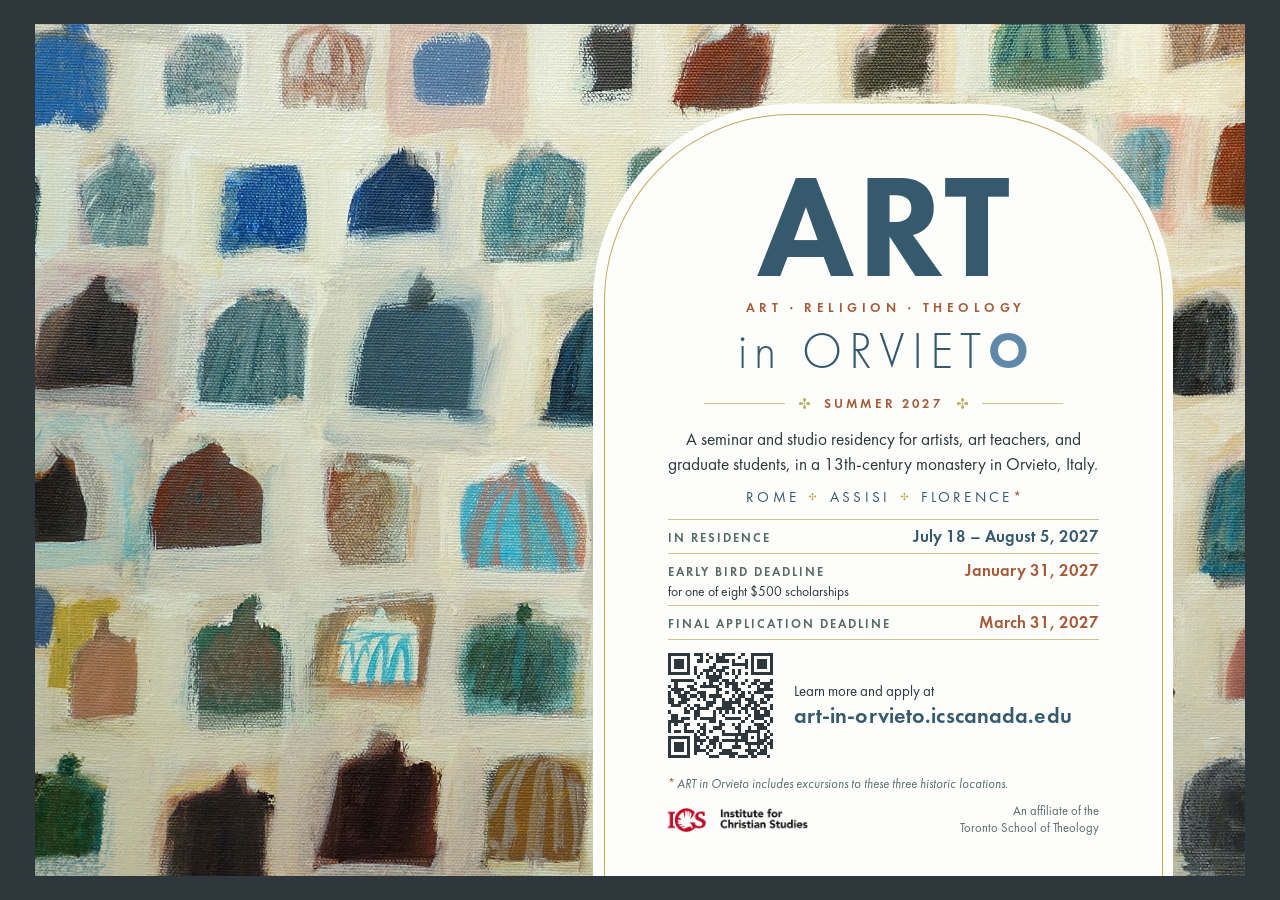
<file: Perspective-F26/back-cover.html>
<!doctype html>
<!--
  ART in Orvieto: Perspective F26 back cover
  Canvas: 2024 × 1425 CSS px, rendered at 2× = 4048 × 2850 px (same as F25-Back-Cover.png).

  TWO VERSIONS FROM THIS ONE FILE
    back-cover.html                       → with the Early Bird row (default)
    back-cover.html?variant=standard      → without it

  TO UPDATE THE DATES: edit the lines marked "✎ EDIT" below. When a value is confirmed,
  also delete its data-placeholder attribute; the render script warns about any that remain.

  TO MAKE THE PNGs (from the repo root):
    node Perspective-F26/render.mjs
  → Perspective-F26/F26-Back-Cover.png and Perspective-F26/F26-Back-Cover-Early-Bird.png
-->
<html lang="en" data-variant="early-bird">
<head>
<meta charset="utf-8">
<meta name="viewport" content="width=device-width, initial-scale=1">
<title>ART in Orvieto · Perspective F26 back cover</title>
<script>
  // ?variant=standard hides the Early Bird row; ?render=1 turns off fit-to-window preview.
  (function () {
    var q = new URLSearchParams(location.search);
    if (q.get('variant')) document.documentElement.dataset.variant = q.get('variant');
    if (q.get('render')) document.documentElement.dataset.render = '';
  })();
</script>
<style>
  @font-face { font-family: 'Futura PT'; src: url('../fonts/futurapt-light.woff2') format('woff2'); font-weight: 300; }
  @font-face { font-family: 'Futura PT'; src: url('../fonts/futurapt-book.woff2') format('woff2'); font-weight: 400; }
  @font-face { font-family: 'Futura PT'; src: url('../fonts/futurapt-bookitalic.woff2') format('woff2'); font-weight: 400; font-style: italic; }
  @font-face { font-family: 'Futura PT'; src: url('../fonts/futurapt-medium.woff2') format('woff2'); font-weight: 500; }
  @font-face { font-family: 'Futura PT'; src: url('../fonts/futurapt-demi.woff2') format('woff2'); font-weight: 600; }
  @font-face { font-family: 'Futura PT'; src: url('../fonts/futurapt-bold.woff2') format('woff2'); font-weight: 700; }

  :root {
    --paper: #FDFDFC;
    --ink: #2D373C;
    --heading: #35596D;
    --primary: #6089A9;
    --sage-deep: #566A66;
    --rubric: #A65A38;
    --gold: #C1AA5B;
    --gold-rule: rgba(193, 170, 91, 0.7);

    /* The arch's seat was searched against the painting: these values put its sides,
       shoulders and crown over the least painted ink (x 934 → 1904, crown in the
       gutter between the first and second rows). */
    --arch-x: 934px;
    --arch-w: 970px;
    --arch-top: 134px;
    --contour: 17px;
    --shoulder: 330px;   /* the painted niches are flat-topped domes, not semicircles */
  }

  * { box-sizing: border-box; margin: 0; padding: 0; }
  html { background: var(--ink); }
  body {
    min-height: 100vh; display: grid; place-items: center;
    font-family: 'Futura PT', 'Futura', sans-serif;
    color: var(--ink);
    -webkit-font-smoothing: antialiased;
    font-kerning: normal;
  }
  .nowrap { white-space: nowrap; }
  ::selection { background: var(--primary); color: var(--paper); }

  .cover {
    position: relative; width: 2024px; height: 1425px; overflow: hidden;
    background: var(--paper);
    zoom: var(--fit, 1);
  }
  html[data-render] body { display: block; min-height: 0; }
  html[data-render] .cover { zoom: 1; }

  .painting {
    position: absolute; top: 0; left: 0;
    width: 2104px; height: 1425px; max-width: none;
    display: block;
  }

  /* ── The opened niche ── */
  .arch {
    position: absolute; left: var(--arch-x); top: var(--arch-top);
    width: var(--arch-w); bottom: -2px;
    background: var(--paper);
    border-radius: var(--shoulder) var(--shoulder) 0 0;
  }
  .arch::before {
    content: ""; position: absolute; inset: var(--contour) var(--contour) -2px;
    border: 1.5px solid var(--gold); border-bottom: 0;
    border-radius: calc(var(--shoulder) - var(--contour)) calc(var(--shoulder) - var(--contour)) 0 0;
    pointer-events: none;
  }
  .arch-inner {
    position: relative; height: 100%;
    display: flex; flex-direction: column; align-items: center; text-align: center;
    padding: 116px 96px 0;
  }

  /* Wordmark: the website's lockup, set as an inscription in the crown */
  .wordmark { display: flex; flex-direction: column; align-items: center; font-weight: 400; }
  .wm-art {
    font-size: 240px; font-weight: 700; letter-spacing: 0.02em; line-height: 0.74;
    color: var(--heading); padding-left: 0.02em;
  }
  .wm-expansion {
    margin-top: 32px;
    font-size: 22px; font-weight: 600; letter-spacing: 0.34em; text-transform: uppercase;
    color: var(--rubric); padding-left: 0.34em;
  }
  .wm-line2 {
    margin-top: 16px;
    font-size: 84px; font-weight: 300; letter-spacing: 0.14em; line-height: 1;
    color: var(--heading); padding-left: 0.14em;
  }
  .wm-line2 .o { font-weight: 700; color: var(--primary); }

  .middle { display: flex; flex-direction: column; align-items: center; }
  .middle > .season { margin-top: 0; }
  .wordmark { margin-bottom: 32px; }

  /* Threshold rule: rubric between gold hairlines */
  .season {
    display: flex; align-items: center; gap: 22px; width: 600px;
    margin-top: 32px;
    font-size: 22px; font-weight: 600; letter-spacing: 0.24em; text-transform: uppercase;
    color: var(--rubric); white-space: nowrap;
  }
  .season::before, .season::after { content: ""; flex: 1; height: 1.5px; background: var(--gold-rule); }
  .season .flory { width: 22px; height: 22px; flex: none; }

  .lede {
    margin-top: 26px; max-width: 760px;
    font-size: 29px; line-height: 1.42; font-weight: 400; color: var(--ink);
    text-wrap: balance;
  }

  .cities {
    margin-top: 18px;
    display: flex; align-items: center; gap: 0;
    font-size: 25px; font-weight: 400; letter-spacing: 0.22em; text-transform: uppercase;
    color: var(--heading);
  }
  .cities .flory { width: 15px; height: 15px; margin: 0 0.85em 0 0.6em; }
  .cities .star { letter-spacing: 0; color: var(--rubric); }

  /* Kalendarium: ruled dates */
  .kalendarium { width: 720px; margin-top: 30px; border-top: 1.5px solid var(--gold-rule); text-align: left; }
  .kal-row {
    display: flex; align-items: baseline; justify-content: space-between; gap: 24px;
    padding: 12px 0 11px;
    border-bottom: 1.5px solid var(--gold-rule);
  }
  .kal-row dt {
    font-size: 21px; font-weight: 600; letter-spacing: 0.16em; text-transform: uppercase;
    color: var(--sage-deep);
  }
  .kal-sub {
    display: block; margin-top: 4px;
    font-size: 23px; font-weight: 400; letter-spacing: 0; text-transform: none;
    color: var(--ink);
  }
  .kal-row dd { font-size: 28px; font-weight: 600; color: var(--heading); white-space: nowrap; }
  .kal-row dd.due { color: var(--rubric); }

  [data-variant="standard"] .early-bird-only { display: none; }
  [data-variant="early-bird"] .standard-only { display: none; }

  /* The action: QR + address */
  .action {
    width: 720px;
    display: flex; align-items: center; gap: 34px;
    margin-top: 30px;
    text-align: left;
  }
  .qr { width: 176px; height: 176px; flex: none; display: block; }
  [data-variant="standard"] .qr { width: 204px; height: 204px; }
  .action-label { display: block; font-size: 25px; font-weight: 400; color: var(--ink); }
  .url {
    display: block; margin-top: 2px;
    font-size: 37px; font-weight: 600; letter-spacing: 0.005em; color: var(--heading);
  }

  /* Attribution at the foot of the niche */
  .foot {
    width: 720px;
    margin-top: auto; margin-bottom: 68px;
    display: flex; align-items: center; justify-content: space-between; gap: 26px;
  }
  /* Footnote to the asterisked cities, set just above the attribution */
  .footnote {
    width: 720px; margin-top: auto; padding-top: 24px; text-align: left;
    font-size: 21px; font-style: italic; line-height: 1.35; color: var(--sage-deep);
  }
  .footnote .star { font-style: normal; color: var(--rubric); margin-right: 0.15em; }
  .footnote + .foot { margin-top: 16px; }
  /* the Early Bird row costs height; win back room for the footnote from the ruled rows */
  [data-variant="early-bird"] .kalendarium { margin-top: 22px; }
  [data-variant="early-bird"] .kal-row { padding: 10px 0 9px; }
  [data-variant="early-bird"] .action { margin-top: 22px; }
  /* the logo file carries 25px of transparent margin on the left; pull its ink onto the rule */
  .foot img { height: 40px; width: auto; display: block; margin-left: -4.7px; }
  .foot span { font-size: 21px; line-height: 1.35; color: var(--sage-deep); text-align: right; }
</style>
</head>
<body>

<svg width="0" height="0" style="position:absolute" aria-hidden="true">
  <defs>
    <!-- Cross-flory: four balloon spokes, the site's list/ornament mark, drawn for print -->
    <symbol id="flory" viewBox="-12 -12 24 24">
      <g fill="#C1AA5B">
        <path id="spoke" d="M0 -1.6C1.5 -3.6 3.3 -6.1 2.4 -8.7 1.8 -10.6 -1.8 -10.6 -2.4 -8.7 -3.3 -6.1 -1.5 -3.6 0 -1.6Z"/>
        <use href="#spoke" transform="rotate(90)"/>
        <use href="#spoke" transform="rotate(180)"/>
        <use href="#spoke" transform="rotate(270)"/>
        <circle r="1.25"/>
      </g>
    </symbol>
  </defs>
</svg>

<main class="cover" aria-label="ART in Orvieto, Summer 2027: back cover of Perspective, Fall 2026">
  <img class="painting" src="assets/f24-painting.jpg" alt="A painting of rows of domed, bell-like forms in blues, teals, umbers and ochres, each set in its own arched niche on a cream ground">

  <section class="arch">
    <div class="arch-inner">

      <h1 class="wordmark">
        <span class="wm-art">ART</span>
        <span class="wm-expansion">Art · Religion · Theology</span>
        <span class="wm-line2">in ORVIET<span class="o">O</span></span>
      </h1>

      <div class="middle">

      <!-- ✎ EDIT: program year -->
      <p class="season"><svg class="flory" aria-hidden="true"><use href="#flory"/></svg><span>Summer 2027</span><svg class="flory" aria-hidden="true"><use href="#flory"/></svg></p>

      <p class="lede">A seminar and studio residency for artists, art teachers, and graduate students, in a <span class="nowrap">13th-century</span> monastery in Orvieto, Italy.</p>

      <p class="cities">Rome<svg class="flory" aria-hidden="true"><use href="#flory"/></svg>Assisi<svg class="flory" aria-hidden="true"><use href="#flory"/></svg>Florence<span class="star">*</span></p>

      <dl class="kalendarium">
        <div class="kal-row">
          <dt>In residence</dt>
          <!-- ✎ EDIT: program dates -->
          <dd>July 18 – August 5, 2027</dd>
        </div>
        <div class="kal-row early-bird-only">
          <dt>Early Bird deadline
            <!-- ✎ EDIT: scholarship terms (confirmed for 2027: eight $500 Ruth and Inès Memorial Scholarships, first come, first served) -->
            <span class="kal-sub">for one of eight $500 scholarships</span>
          </dt>
          <!-- ✎ EDIT: Early Bird deadline -->
          <dd class="due">January 31, 2027</dd>
        </div>
        <div class="kal-row">
          <dt><span class="early-bird-only">Final application deadline</span><span class="standard-only">Apply by</span></dt>
          <!-- ✎ EDIT: final application deadline -->
          <dd class="due">March 31, 2027</dd>
        </div>
      </dl>

      <div class="action">
        <!-- QR code → https://art-in-orvieto.icscanada.edu (error correction Q). Regenerate if the address changes.
             Its quiet zone is the open paper around it (keep ≥ 4 modules clear on every side). -->
        <svg class="qr" viewBox="0 0 33 33" role="img" aria-label="QR code linking to art-in-orvieto.icscanada.edu" shape-rendering="crispEdges"><path fill="#2D373C" d="M0 0h7v1h-7zM8 0h3v1h-3zM12 0h1v1h-1zM15 0h1v1h-1zM17 0h4v1h-4zM23 0h1v1h-1zM26 0h7v1h-7zM0 1h1v1h-1zM6 1h1v1h-1zM10 1h1v1h-1zM13 1h1v1h-1zM15 1h3v1h-3zM22 1h1v1h-1zM26 1h1v1h-1zM32 1h1v1h-1zM0 2h1v1h-1zM2 2h3v1h-3zM6 2h1v1h-1zM9 2h2v1h-2zM12 2h1v1h-1zM15 2h4v1h-4zM20 2h1v1h-1zM24 2h1v1h-1zM26 2h1v1h-1zM28 2h3v1h-3zM32 2h1v1h-1zM0 3h1v1h-1zM2 3h3v1h-3zM6 3h1v1h-1zM14 3h1v1h-1zM20 3h5v1h-5zM26 3h1v1h-1zM28 3h3v1h-3zM32 3h1v1h-1zM0 4h1v1h-1zM2 4h3v1h-3zM6 4h1v1h-1zM8 4h1v1h-1zM13 4h2v1h-2zM17 4h2v1h-2zM24 4h1v1h-1zM26 4h1v1h-1zM28 4h3v1h-3zM32 4h1v1h-1zM0 5h1v1h-1zM6 5h1v1h-1zM8 5h1v1h-1zM11 5h3v1h-3zM15 5h3v1h-3zM20 5h1v1h-1zM22 5h1v1h-1zM26 5h1v1h-1zM32 5h1v1h-1zM0 6h7v1h-7zM8 6h1v1h-1zM10 6h1v1h-1zM12 6h1v1h-1zM14 6h1v1h-1zM16 6h1v1h-1zM18 6h1v1h-1zM20 6h1v1h-1zM22 6h1v1h-1zM24 6h1v1h-1zM26 6h7v1h-7zM9 7h1v1h-1zM12 7h5v1h-5zM21 7h1v1h-1zM1 8h7v1h-7zM13 8h3v1h-3zM17 8h2v1h-2zM20 8h1v1h-1zM24 8h1v1h-1zM27 8h2v1h-2zM32 8h1v1h-1zM2 9h1v1h-1zM8 9h1v1h-1zM11 9h1v1h-1zM13 9h1v1h-1zM16 9h1v1h-1zM18 9h4v1h-4zM23 9h1v1h-1zM26 9h2v1h-2zM29 9h4v1h-4zM0 10h1v1h-1zM2 10h1v1h-1zM6 10h2v1h-2zM10 10h6v1h-6zM18 10h1v1h-1zM20 10h2v1h-2zM25 10h1v1h-1zM28 10h1v1h-1zM30 10h2v1h-2zM1 11h4v1h-4zM7 11h2v1h-2zM15 11h2v1h-2zM20 11h3v1h-3zM28 11h5v1h-5zM0 12h1v1h-1zM2 12h2v1h-2zM5 12h2v1h-2zM9 12h3v1h-3zM15 12h1v1h-1zM18 12h1v1h-1zM21 12h1v1h-1zM23 12h1v1h-1zM25 12h1v1h-1zM27 12h3v1h-3zM0 13h1v1h-1zM3 13h3v1h-3zM7 13h2v1h-2zM10 13h2v1h-2zM13 13h4v1h-4zM20 13h1v1h-1zM22 13h2v1h-2zM26 13h1v1h-1zM30 13h3v1h-3zM0 14h2v1h-2zM4 14h3v1h-3zM9 14h1v1h-1zM11 14h1v1h-1zM14 14h1v1h-1zM17 14h1v1h-1zM19 14h1v1h-1zM21 14h2v1h-2zM24 14h3v1h-3zM29 14h1v1h-1zM31 14h1v1h-1zM0 15h2v1h-2zM3 15h3v1h-3zM12 15h3v1h-3zM17 15h6v1h-6zM25 15h3v1h-3zM29 15h2v1h-2zM1 16h3v1h-3zM6 16h1v1h-1zM8 16h2v1h-2zM12 16h2v1h-2zM17 16h3v1h-3zM22 16h1v1h-1zM24 16h2v1h-2zM27 16h2v1h-2zM32 16h1v1h-1zM5 17h1v1h-1zM7 17h1v1h-1zM9 17h4v1h-4zM15 17h6v1h-6zM23 17h2v1h-2zM26 17h2v1h-2zM29 17h2v1h-2zM32 17h1v1h-1zM0 18h1v1h-1zM5 18h2v1h-2zM8 18h2v1h-2zM14 18h1v1h-1zM16 18h1v1h-1zM18 18h1v1h-1zM20 18h1v1h-1zM22 18h1v1h-1zM24 18h1v1h-1zM27 18h2v1h-2zM30 18h2v1h-2zM1 19h2v1h-2zM8 19h2v1h-2zM14 19h1v1h-1zM17 19h1v1h-1zM25 19h1v1h-1zM27 19h5v1h-5zM1 20h2v1h-2zM4 20h3v1h-3zM8 20h1v1h-1zM10 20h5v1h-5zM18 20h5v1h-5zM24 20h1v1h-1zM27 20h3v1h-3zM32 20h1v1h-1zM0 21h5v1h-5zM13 21h2v1h-2zM16 21h1v1h-1zM23 21h1v1h-1zM26 21h1v1h-1zM30 21h1v1h-1zM32 21h1v1h-1zM0 22h1v1h-1zM2 22h1v1h-1zM5 22h2v1h-2zM9 22h1v1h-1zM11 22h1v1h-1zM16 22h2v1h-2zM20 22h1v1h-1zM22 22h1v1h-1zM27 22h3v1h-3zM31 22h1v1h-1zM0 23h1v1h-1zM5 23h1v1h-1zM10 23h2v1h-2zM14 23h3v1h-3zM21 23h2v1h-2zM25 23h1v1h-1zM28 23h3v1h-3zM0 24h1v1h-1zM2 24h2v1h-2zM5 24h3v1h-3zM9 24h1v1h-1zM11 24h1v1h-1zM13 24h1v1h-1zM17 24h1v1h-1zM22 24h1v1h-1zM24 24h5v1h-5zM31 24h1v1h-1zM8 25h1v1h-1zM10 25h2v1h-2zM17 25h8v1h-8zM28 25h1v1h-1zM30 25h1v1h-1zM32 25h1v1h-1zM0 26h7v1h-7zM8 26h2v1h-2zM12 26h1v1h-1zM14 26h2v1h-2zM21 26h1v1h-1zM23 26h2v1h-2zM26 26h1v1h-1zM28 26h1v1h-1zM30 26h2v1h-2zM0 27h1v1h-1zM6 27h1v1h-1zM8 27h4v1h-4zM13 27h3v1h-3zM17 27h8v1h-8zM28 27h3v1h-3zM32 27h1v1h-1zM0 28h1v1h-1zM2 28h3v1h-3zM6 28h1v1h-1zM8 28h1v1h-1zM10 28h1v1h-1zM13 28h2v1h-2zM16 28h1v1h-1zM21 28h1v1h-1zM24 28h6v1h-6zM31 28h2v1h-2zM0 29h1v1h-1zM2 29h3v1h-3zM6 29h1v1h-1zM8 29h2v1h-2zM12 29h1v1h-1zM14 29h1v1h-1zM16 29h1v1h-1zM20 29h3v1h-3zM25 29h1v1h-1zM28 29h1v1h-1zM30 29h1v1h-1zM32 29h1v1h-1zM0 30h1v1h-1zM2 30h3v1h-3zM6 30h1v1h-1zM8 30h4v1h-4zM13 30h1v1h-1zM17 30h3v1h-3zM24 30h4v1h-4zM29 30h2v1h-2zM0 31h1v1h-1zM6 31h1v1h-1zM8 31h1v1h-1zM12 31h1v1h-1zM16 31h6v1h-6zM25 31h2v1h-2zM28 31h3v1h-3zM0 32h7v1h-7zM13 32h3v1h-3zM19 32h2v1h-2zM22 32h3v1h-3zM26 32h2v1h-2zM31 32h1v1h-1z"/></svg>
        <p>
          <span class="action-label">Learn more and apply at</span>
          <span class="url">art-in-orvieto.icscanada.edu</span>
        </p>
      </div>

      </div>

      <p class="footnote"><span class="star">*</span>ART in Orvieto includes excursions to these three historic locations.</p>
      <footer class="foot">
        <img src="../assets/ics-logo.png" alt="Institute for Christian Studies">
        <span>An affiliate of the<br>Toronto School of Theology</span>
      </footer>

    </div>
  </section>
</main>

<script>
  // Preview only: scale the canvas to fit the window (the render script turns this off).
  (function () {
    if ('render' in document.documentElement.dataset) return;
    function fit() {
      var f = Math.min((innerWidth - 48) / 2024, (innerHeight - 48) / 1425, 1);
      document.documentElement.style.setProperty('--fit', f.toFixed(4));
    }
    fit(); addEventListener('resize', fit);
  })();
</script>
</body>
</html>
</file>
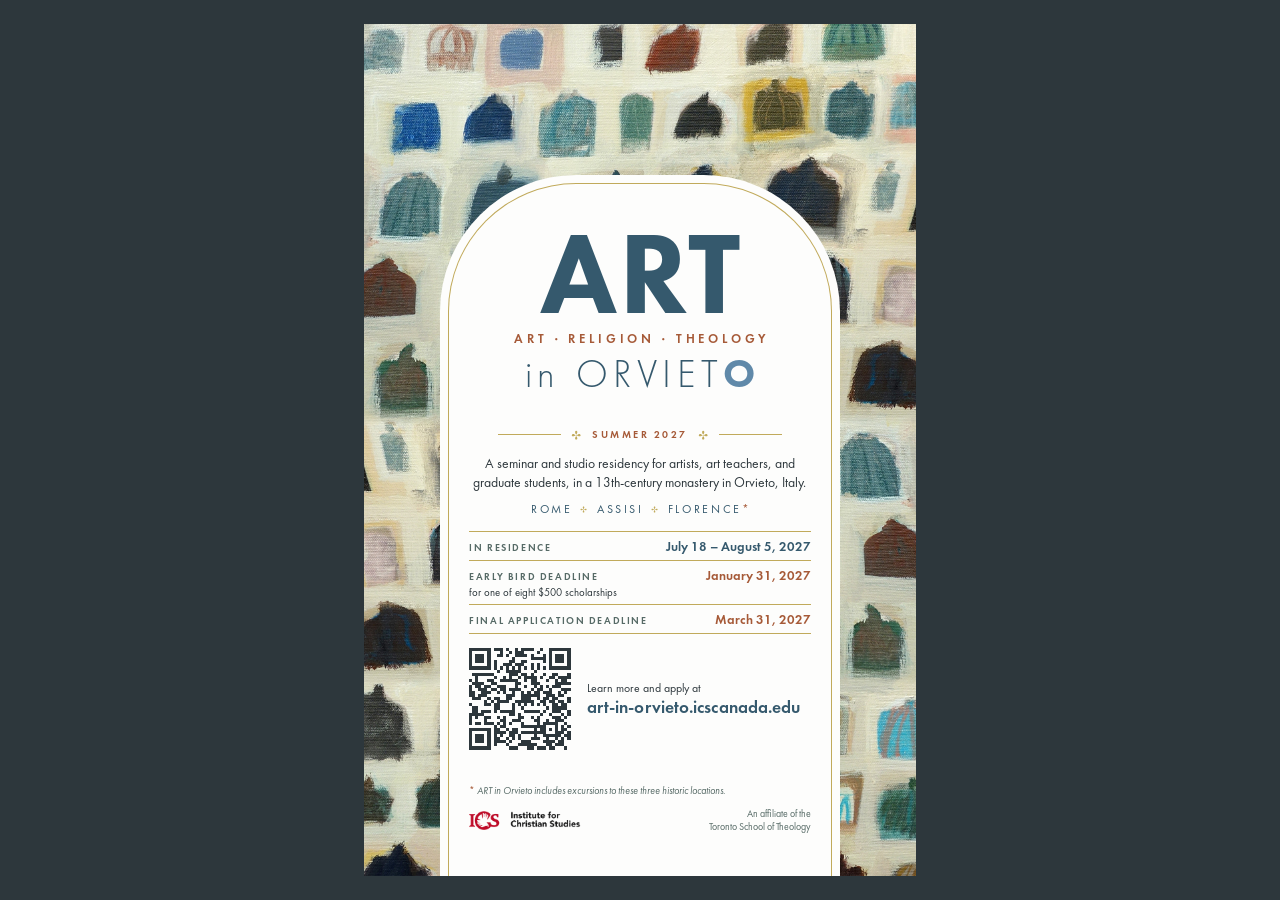
<file: Perspective-F26/poster.html>
<!doctype html>
<!--
  ART in Orvieto: Summer 2027 posters (portrait companions to back-cover.html)
  Canvas is 150 CSS px per inch, rendered at 2× = 300 dpi, no bleed:
    ?size=tabloid   11 × 17 in   → 1650 × 2550 CSS px → 3300 × 5100 px (default)
    ?size=letter    8.5 × 11 in  → 1275 × 1650 CSS px → 2550 × 3300 px

  EACH SIZE HAS TWO VERSIONS
    ?variant=early-bird (default)  → with the Early Bird row
    ?variant=standard              → without it
  e.g. poster.html?size=letter&variant=standard

  PRINT VERSIONS: add &print=1 for 0.125 in bleed on every side plus crop marks
  in a 0.375 in slug (sheet = trim + 1 in each way: 12 × 18 in, 9.5 × 12 in).

  The dates below are separate from back-cover.html; edit both files.

  TO UPDATE THE DATES: edit the lines marked "✎ EDIT" below. When a value is confirmed,
  also delete its data-placeholder attribute; the render script warns about any that remain.

  TO MAKE THE PNGs (from the repo root):
    node Perspective-F26/render.mjs
  → Perspective-F26/F26-Poster-11x17*.png and Perspective-F26/F26-Poster-Letter*.png
-->
<html lang="en" data-variant="early-bird" data-size="tabloid">
<head>
<meta charset="utf-8">
<meta name="viewport" content="width=device-width, initial-scale=1">
<title>ART in Orvieto Poster</title>
<script>
  // ?size=letter picks the 8.5 × 11 canvas; ?variant=standard hides the Early Bird row; ?render=1 turns off fit-to-window preview.
  (function () {
    var q = new URLSearchParams(location.search);
    if (q.get('variant')) document.documentElement.dataset.variant = q.get('variant');
    if (q.get('size')) document.documentElement.dataset.size = q.get('size');
    if (q.get('render')) document.documentElement.dataset.render = '';
    if (q.get('print')) document.documentElement.dataset.print = '';
  })();
</script>
<style>
  @font-face { font-family: 'Futura PT'; src: url('../fonts/futurapt-light.woff2') format('woff2'); font-weight: 300; }
  @font-face { font-family: 'Futura PT'; src: url('../fonts/futurapt-book.woff2') format('woff2'); font-weight: 400; }
  @font-face { font-family: 'Futura PT'; src: url('../fonts/futurapt-bookitalic.woff2') format('woff2'); font-weight: 400; font-style: italic; }
  @font-face { font-family: 'Futura PT'; src: url('../fonts/futurapt-medium.woff2') format('woff2'); font-weight: 500; }
  @font-face { font-family: 'Futura PT'; src: url('../fonts/futurapt-demi.woff2') format('woff2'); font-weight: 600; }
  @font-face { font-family: 'Futura PT'; src: url('../fonts/futurapt-bold.woff2') format('woff2'); font-weight: 700; }

  :root {
    --paper: #FDFDFC;
    --ink: #2D373C;
    --heading: #35596D;
    --primary: #6089A9;
    --sage-deep: #566A66;
    --rubric: #A65A38;
    --gold: #C1AA5B;
    --gold-rule: var(--gold);   /* full strength on posters: 70% gold vanishes on office lasers */

  }
  /* Per-size canvas. --z scales the whole text stack; the arch keeps the cover's
     flat-shouldered dome (shoulder ≈ 0.34 × width). The painting is the cover's,
     extended downward by restacking its own rows at the cream gutters. */
  html[data-size="tabloid"] {
    --cw: 1650px; --ch: 2550px;
    --paint-w: 2104px; --paint-x: -227px;
    --arch-w: 1200px; --arch-top: 452px; --shoulder: 408px; --contour: 24px; --line: 2px;
    --pad-top: 168px; --pad-bottom: 128px; --z: 1.42;
  }
  html[data-size="letter"] {
    --cw: 1275px; --ch: 1650px;
    --paint-w: 1600px; --paint-x: -162px;
    --arch-w: 950px; --arch-top: 206px; --shoulder: 323px; --contour: 19px; --line: 1.5px;
    --pad-top: 116px; --pad-bottom: 66px; --z: 1.08;
  }

  * { box-sizing: border-box; margin: 0; padding: 0; }
  html { background: var(--ink); }
  body {
    min-height: 100vh; display: grid; place-items: center;
    font-family: 'Futura PT', 'Futura', sans-serif;
    color: var(--ink);
    -webkit-font-smoothing: antialiased;
    font-kerning: normal;
  }
  .nowrap { white-space: nowrap; }
  ::selection { background: var(--primary); color: var(--paper); }

  /* Print mode: the canvas grows by the bleed on every side and sits on a white
     sheet whose margin (the slug) carries the crop marks. Trim stays at --cw × --ch. */
  :root { --bleed: 0px; --slug: 0px; }
  html[data-print] { --bleed: 18.75px; --slug: 56.25px; }   /* 0.125 in · 0.375 in at 150 px/in */
  .sheet { position: relative; padding: var(--slug); background: #fff; zoom: var(--fit, 1); }
  @page { margin: 0; }
  @media print { html { background: #fff; } }
  .marks { position: absolute; inset: 0; pointer-events: none; }
  .marks text { font: 400 15px 'Futura PT', sans-serif; letter-spacing: 0.02em; fill: #000; }

  .cover {
    position: relative; overflow: hidden;
    width: calc(var(--cw) + 2 * var(--bleed)); height: calc(var(--ch) + 2 * var(--bleed));
    background: var(--paper);
  }
  html[data-render] body { display: block; min-height: 0; }
  html[data-render] .sheet { zoom: 1; }

  .painting {
    position: absolute; top: 0; left: calc(var(--paint-x) + var(--bleed));
    width: var(--paint-w); height: auto; max-width: none;
    display: block;
  }

  /* ── The opened niche ── */
  .arch {
    position: absolute; left: calc((var(--cw) - var(--arch-w)) / 2 + var(--bleed)); top: calc(var(--arch-top) + var(--bleed));
    width: var(--arch-w); bottom: -2px;
    background: var(--paper);
    border-radius: var(--shoulder) var(--shoulder) 0 0;
  }
  .arch::before {
    content: ""; position: absolute; inset: var(--contour) var(--contour) -2px;
    border: var(--line) solid var(--gold); border-bottom: 0;
    border-radius: calc(var(--shoulder) - var(--contour)) calc(var(--shoulder) - var(--contour)) 0 0;
    pointer-events: none;
  }
  .arch-inner {
    position: relative; height: 100%;
    display: flex; flex-direction: column; align-items: center; text-align: center;
    padding: var(--pad-top) 0 var(--pad-bottom);
  }
  .wordmark, .middle, .footnote, .foot { zoom: var(--z); }
  /* Spare height: up to 64px (170px on tabloid) opens under the wordmark, the rest goes above the foot,
     so a short variant never leaves a hole between the name and the season line. */
  .spacer { flex: 1 1 0; }
  .spacer.cap { max-height: 64px; }
  html[data-size="tabloid"] .spacer.cap { max-height: 170px; }
  .wordmark { margin-bottom: 32px; }
  .foot { margin-top: 0 !important; padding-top: 32px; }
  .footnote + .foot { padding-top: 20px; }
  /* scanned from across a hallway: a larger code on the big sheet. Both tabloid
     variants use it; the standard variant's wider URL row leaves no room for more. */
  html[data-size="tabloid"] .qr { width: 214px; height: 214px; }
  /* the expansion is what says "not just an art trip": larger than on the back cover */
  .wordmark .wm-expansion { margin-top: 30px; font-size: 27px; letter-spacing: 0.3em; padding-left: 0.3em; }

  /* Wordmark: the website's lockup, set as an inscription in the crown */
  .wordmark { display: flex; flex-direction: column; align-items: center; font-weight: 400; }
  .wm-art {
    font-size: 240px; font-weight: 700; letter-spacing: 0.02em; line-height: 0.74;
    color: var(--heading); padding-left: 0.02em;
  }
  .wm-expansion {
    margin-top: 32px;
    font-size: 22px; font-weight: 600; letter-spacing: 0.34em; text-transform: uppercase;
    color: var(--rubric); padding-left: 0.34em;
  }
  .wm-line2 {
    margin-top: 16px;
    font-size: 84px; font-weight: 300; letter-spacing: 0.14em; line-height: 1;
    color: var(--heading); padding-left: 0.14em;
  }
  .wm-line2 .o { font-weight: 700; color: var(--primary); }

  .middle { display: flex; flex-direction: column; align-items: center; }
  .middle > .season { margin-top: 0; }
  .wordmark { margin-bottom: 32px; }

  /* Threshold rule: rubric between gold hairlines */
  .season {
    display: flex; align-items: center; gap: 22px; width: 600px;
    margin-top: 32px;
    font-size: 22px; font-weight: 600; letter-spacing: 0.24em; text-transform: uppercase;
    color: var(--rubric); white-space: nowrap;
  }
  .season::before, .season::after { content: ""; flex: 1; height: 1.5px; background: var(--gold-rule); }
  .season .flory { width: 22px; height: 22px; flex: none; }

  .lede {
    margin-top: 26px; max-width: 760px;
    font-size: 29px; line-height: 1.42; font-weight: 400; color: var(--ink);
    text-wrap: balance;
  }

  .cities {
    margin-top: 18px;
    display: flex; align-items: center; gap: 0;
    font-size: 25px; font-weight: 400; letter-spacing: 0.22em; text-transform: uppercase;
    color: var(--heading);
  }
  .cities .flory { width: 15px; height: 15px; margin: 0 0.85em 0 0.6em; }
  .cities .star { letter-spacing: 0; color: var(--rubric); }

  /* Footnote to the asterisked cities, set just above the attribution */
  .footnote {
    width: 720px; padding-top: 32px; text-align: left;
    font-size: 21px; font-style: italic; line-height: 1.35; color: var(--sage-deep);
  }
  .footnote .star { font-style: normal; color: var(--rubric); margin-right: 0.15em; }

  /* Kalendarium: ruled dates */
  .kalendarium { width: 720px; margin-top: 30px; border-top: 1.5px solid var(--gold-rule); text-align: left; }
  .kal-row {
    display: flex; align-items: baseline; justify-content: space-between; gap: 24px;
    padding: 12px 0 11px;
    border-bottom: 1.5px solid var(--gold-rule);
  }
  .kal-row dt {
    font-size: 21px; font-weight: 600; letter-spacing: 0.16em; text-transform: uppercase;
    color: var(--sage-deep);
  }
  .kal-sub {
    display: block; margin-top: 4px;
    font-size: 23px; font-weight: 400; letter-spacing: 0; text-transform: none;
    color: var(--ink);
  }
  .kal-row dd { font-size: 28px; font-weight: 600; color: var(--heading); white-space: nowrap; }
  .kal-row dd.due { color: var(--rubric); }

  [data-variant="standard"] .early-bird-only { display: none; }
  [data-variant="early-bird"] .standard-only { display: none; }

  /* The action: QR + address */
  .action {
    width: 720px;
    display: flex; align-items: center; gap: 34px;
    margin-top: 30px;
    text-align: left;
  }
  .qr { width: 176px; height: 176px; flex: none; display: block; }
  [data-variant="standard"] .qr { width: 204px; height: 204px; }
  .action-label { display: block; font-size: 25px; font-weight: 400; color: var(--ink); }
  .url {
    display: block; margin-top: 2px;
    font-size: 37px; font-weight: 600; letter-spacing: 0.005em; color: var(--heading);
    white-space: nowrap;
  }

  /* Attribution at the foot of the niche */
  .foot {
    width: 720px;
    margin-top: auto;
    display: flex; align-items: center; justify-content: space-between; gap: 26px;
  }
  /* the logo file carries 25px of transparent margin on the left; pull its ink onto the rule */
  .foot img { height: 40px; width: auto; display: block; margin-left: -4.7px; }
  .foot span { font-size: 21px; line-height: 1.35; color: var(--sage-deep); text-align: right; }
</style>
</head>
<body>

<svg width="0" height="0" style="position:absolute" aria-hidden="true">
  <defs>
    <!-- Cross-flory: four balloon spokes, the site's list/ornament mark, drawn for print -->
    <symbol id="flory" viewBox="-12 -12 24 24">
      <g fill="#C1AA5B">
        <path id="spoke" d="M0 -1.6C1.5 -3.6 3.3 -6.1 2.4 -8.7 1.8 -10.6 -1.8 -10.6 -2.4 -8.7 -3.3 -6.1 -1.5 -3.6 0 -1.6Z"/>
        <use href="#spoke" transform="rotate(90)"/>
        <use href="#spoke" transform="rotate(180)"/>
        <use href="#spoke" transform="rotate(270)"/>
        <circle r="1.25"/>
      </g>
    </symbol>
  </defs>
</svg>

<div class="sheet">
<main class="cover" aria-label="ART in Orvieto, Summer 2027: poster">
  <img class="painting" src="assets/f24-painting-tall.jpg" alt="A painting of rows of domed, bell-like forms in blues, teals, umbers and ochres, each set in its own arched niche on a cream ground">

  <section class="arch">
    <div class="arch-inner">

      <h1 class="wordmark">
        <span class="wm-art">ART</span>
        <span class="wm-expansion">Art · Religion · Theology</span>
        <span class="wm-line2">in ORVIET<span class="o">O</span></span>
      </h1>

      <div class="spacer cap"></div>
      <div class="middle">

      <!-- ✎ EDIT: program year -->
      <p class="season"><svg class="flory" aria-hidden="true"><use href="#flory"/></svg><span>Summer 2027</span><svg class="flory" aria-hidden="true"><use href="#flory"/></svg></p>

      <p class="lede">A seminar and studio residency for artists, art teachers, and graduate students, in a <span class="nowrap">13th-century</span> monastery in Orvieto, Italy.</p>

      <p class="cities">Rome<svg class="flory" aria-hidden="true"><use href="#flory"/></svg>Assisi<svg class="flory" aria-hidden="true"><use href="#flory"/></svg>Florence<span class="star">*</span></p>

      <dl class="kalendarium">
        <div class="kal-row">
          <dt>In residence</dt>
          <!-- ✎ EDIT: program dates -->
          <dd>July 18 – August 5, 2027</dd>
        </div>
        <div class="kal-row early-bird-only">
          <dt>Early Bird deadline
            <!-- ✎ EDIT: scholarship terms (confirmed for 2027: eight $500 Ruth and Inès Memorial Scholarships, first come, first served) -->
            <span class="kal-sub">for one of eight $500 scholarships</span>
          </dt>
          <!-- ✎ EDIT: Early Bird deadline -->
          <dd class="due">January 31, 2027</dd>
        </div>
        <div class="kal-row">
          <dt><span class="early-bird-only">Final application deadline</span><span class="standard-only">Apply by</span></dt>
          <!-- ✎ EDIT: final application deadline -->
          <dd class="due">March 31, 2027</dd>
        </div>
      </dl>

      <div class="action">
        <!-- QR code → https://art-in-orvieto.icscanada.edu (error correction Q). Regenerate if the address changes.
             Its quiet zone is the open paper around it (keep ≥ 4 modules clear on every side). -->
        <svg class="qr" viewBox="0 0 33 33" role="img" aria-label="QR code linking to art-in-orvieto.icscanada.edu" shape-rendering="crispEdges"><path fill="#2D373C" d="M0 0h7v1h-7zM8 0h3v1h-3zM12 0h1v1h-1zM15 0h1v1h-1zM17 0h4v1h-4zM23 0h1v1h-1zM26 0h7v1h-7zM0 1h1v1h-1zM6 1h1v1h-1zM10 1h1v1h-1zM13 1h1v1h-1zM15 1h3v1h-3zM22 1h1v1h-1zM26 1h1v1h-1zM32 1h1v1h-1zM0 2h1v1h-1zM2 2h3v1h-3zM6 2h1v1h-1zM9 2h2v1h-2zM12 2h1v1h-1zM15 2h4v1h-4zM20 2h1v1h-1zM24 2h1v1h-1zM26 2h1v1h-1zM28 2h3v1h-3zM32 2h1v1h-1zM0 3h1v1h-1zM2 3h3v1h-3zM6 3h1v1h-1zM14 3h1v1h-1zM20 3h5v1h-5zM26 3h1v1h-1zM28 3h3v1h-3zM32 3h1v1h-1zM0 4h1v1h-1zM2 4h3v1h-3zM6 4h1v1h-1zM8 4h1v1h-1zM13 4h2v1h-2zM17 4h2v1h-2zM24 4h1v1h-1zM26 4h1v1h-1zM28 4h3v1h-3zM32 4h1v1h-1zM0 5h1v1h-1zM6 5h1v1h-1zM8 5h1v1h-1zM11 5h3v1h-3zM15 5h3v1h-3zM20 5h1v1h-1zM22 5h1v1h-1zM26 5h1v1h-1zM32 5h1v1h-1zM0 6h7v1h-7zM8 6h1v1h-1zM10 6h1v1h-1zM12 6h1v1h-1zM14 6h1v1h-1zM16 6h1v1h-1zM18 6h1v1h-1zM20 6h1v1h-1zM22 6h1v1h-1zM24 6h1v1h-1zM26 6h7v1h-7zM9 7h1v1h-1zM12 7h5v1h-5zM21 7h1v1h-1zM1 8h7v1h-7zM13 8h3v1h-3zM17 8h2v1h-2zM20 8h1v1h-1zM24 8h1v1h-1zM27 8h2v1h-2zM32 8h1v1h-1zM2 9h1v1h-1zM8 9h1v1h-1zM11 9h1v1h-1zM13 9h1v1h-1zM16 9h1v1h-1zM18 9h4v1h-4zM23 9h1v1h-1zM26 9h2v1h-2zM29 9h4v1h-4zM0 10h1v1h-1zM2 10h1v1h-1zM6 10h2v1h-2zM10 10h6v1h-6zM18 10h1v1h-1zM20 10h2v1h-2zM25 10h1v1h-1zM28 10h1v1h-1zM30 10h2v1h-2zM1 11h4v1h-4zM7 11h2v1h-2zM15 11h2v1h-2zM20 11h3v1h-3zM28 11h5v1h-5zM0 12h1v1h-1zM2 12h2v1h-2zM5 12h2v1h-2zM9 12h3v1h-3zM15 12h1v1h-1zM18 12h1v1h-1zM21 12h1v1h-1zM23 12h1v1h-1zM25 12h1v1h-1zM27 12h3v1h-3zM0 13h1v1h-1zM3 13h3v1h-3zM7 13h2v1h-2zM10 13h2v1h-2zM13 13h4v1h-4zM20 13h1v1h-1zM22 13h2v1h-2zM26 13h1v1h-1zM30 13h3v1h-3zM0 14h2v1h-2zM4 14h3v1h-3zM9 14h1v1h-1zM11 14h1v1h-1zM14 14h1v1h-1zM17 14h1v1h-1zM19 14h1v1h-1zM21 14h2v1h-2zM24 14h3v1h-3zM29 14h1v1h-1zM31 14h1v1h-1zM0 15h2v1h-2zM3 15h3v1h-3zM12 15h3v1h-3zM17 15h6v1h-6zM25 15h3v1h-3zM29 15h2v1h-2zM1 16h3v1h-3zM6 16h1v1h-1zM8 16h2v1h-2zM12 16h2v1h-2zM17 16h3v1h-3zM22 16h1v1h-1zM24 16h2v1h-2zM27 16h2v1h-2zM32 16h1v1h-1zM5 17h1v1h-1zM7 17h1v1h-1zM9 17h4v1h-4zM15 17h6v1h-6zM23 17h2v1h-2zM26 17h2v1h-2zM29 17h2v1h-2zM32 17h1v1h-1zM0 18h1v1h-1zM5 18h2v1h-2zM8 18h2v1h-2zM14 18h1v1h-1zM16 18h1v1h-1zM18 18h1v1h-1zM20 18h1v1h-1zM22 18h1v1h-1zM24 18h1v1h-1zM27 18h2v1h-2zM30 18h2v1h-2zM1 19h2v1h-2zM8 19h2v1h-2zM14 19h1v1h-1zM17 19h1v1h-1zM25 19h1v1h-1zM27 19h5v1h-5zM1 20h2v1h-2zM4 20h3v1h-3zM8 20h1v1h-1zM10 20h5v1h-5zM18 20h5v1h-5zM24 20h1v1h-1zM27 20h3v1h-3zM32 20h1v1h-1zM0 21h5v1h-5zM13 21h2v1h-2zM16 21h1v1h-1zM23 21h1v1h-1zM26 21h1v1h-1zM30 21h1v1h-1zM32 21h1v1h-1zM0 22h1v1h-1zM2 22h1v1h-1zM5 22h2v1h-2zM9 22h1v1h-1zM11 22h1v1h-1zM16 22h2v1h-2zM20 22h1v1h-1zM22 22h1v1h-1zM27 22h3v1h-3zM31 22h1v1h-1zM0 23h1v1h-1zM5 23h1v1h-1zM10 23h2v1h-2zM14 23h3v1h-3zM21 23h2v1h-2zM25 23h1v1h-1zM28 23h3v1h-3zM0 24h1v1h-1zM2 24h2v1h-2zM5 24h3v1h-3zM9 24h1v1h-1zM11 24h1v1h-1zM13 24h1v1h-1zM17 24h1v1h-1zM22 24h1v1h-1zM24 24h5v1h-5zM31 24h1v1h-1zM8 25h1v1h-1zM10 25h2v1h-2zM17 25h8v1h-8zM28 25h1v1h-1zM30 25h1v1h-1zM32 25h1v1h-1zM0 26h7v1h-7zM8 26h2v1h-2zM12 26h1v1h-1zM14 26h2v1h-2zM21 26h1v1h-1zM23 26h2v1h-2zM26 26h1v1h-1zM28 26h1v1h-1zM30 26h2v1h-2zM0 27h1v1h-1zM6 27h1v1h-1zM8 27h4v1h-4zM13 27h3v1h-3zM17 27h8v1h-8zM28 27h3v1h-3zM32 27h1v1h-1zM0 28h1v1h-1zM2 28h3v1h-3zM6 28h1v1h-1zM8 28h1v1h-1zM10 28h1v1h-1zM13 28h2v1h-2zM16 28h1v1h-1zM21 28h1v1h-1zM24 28h6v1h-6zM31 28h2v1h-2zM0 29h1v1h-1zM2 29h3v1h-3zM6 29h1v1h-1zM8 29h2v1h-2zM12 29h1v1h-1zM14 29h1v1h-1zM16 29h1v1h-1zM20 29h3v1h-3zM25 29h1v1h-1zM28 29h1v1h-1zM30 29h1v1h-1zM32 29h1v1h-1zM0 30h1v1h-1zM2 30h3v1h-3zM6 30h1v1h-1zM8 30h4v1h-4zM13 30h1v1h-1zM17 30h3v1h-3zM24 30h4v1h-4zM29 30h2v1h-2zM0 31h1v1h-1zM6 31h1v1h-1zM8 31h1v1h-1zM12 31h1v1h-1zM16 31h6v1h-6zM25 31h2v1h-2zM28 31h3v1h-3zM0 32h7v1h-7zM13 32h3v1h-3zM19 32h2v1h-2zM22 32h3v1h-3zM26 32h2v1h-2zM31 32h1v1h-1z"/></svg>
        <p>
          <span class="action-label">Learn more and apply at</span>
          <span class="url">art-in-orvieto.icscanada.edu</span>
        </p>
      </div>

      </div>

      <div class="spacer"></div>
      <p class="footnote"><span class="star">*</span>ART in Orvieto includes excursions to these three historic locations.</p>
      <footer class="foot">
        <img src="../assets/ics-logo.png" alt="Institute for Christian Studies">
        <span>An affiliate of the<br>Toronto School of Theology</span>
      </footer>

    </div>
  </section>
</main>
</div>

<script>
  // Print mode: draw crop marks at the trim lines, starting outside the bleed.
  (function () {
    var root = document.documentElement;
    if (!('print' in root.dataset)) return;
    var cs = getComputedStyle(root), n = function (v) { return parseFloat(cs.getPropertyValue(v)); };
    var cw = n('--cw'), ch = n('--ch'), b = n('--bleed'), m = n('--slug') + b;
    var W = cw + 2 * m, H = ch + 2 * m, x = [m, m + cw], y = [m, m + ch];
    var gap = b, len = n('--slug') - 6, d = '';
    x.forEach(function (xx) { [0, H].forEach(function (yy) {          // vertical marks
      var s = yy ? y[1] + gap : y[0] - gap; d += 'M' + xx + ' ' + s + 'V' + (yy ? s + len : s - len);
    }); });
    y.forEach(function (yy) { [0, W].forEach(function (xx) {          // horizontal marks
      var s = xx ? x[1] + gap : x[0] - gap; d += 'M' + s + ' ' + yy + 'H' + (xx ? s + len : s - len);
    }); });
    var size = root.dataset.size === 'letter' ? '8.5 × 11 in' : '11 × 17 in';
    var ver = root.dataset.variant === 'standard' ? 'standard' : 'Early Bird';
    var svg = '<svg class="marks" viewBox="0 0 ' + W + ' ' + H + '" aria-hidden="true">' +
      '<path d="' + d + '" stroke="#000" stroke-width="0.6" fill="none"/>' +
      '<text x="' + (x[0] + 40) + '" y="' + (y[1] + b + 34) + '">ART in Orvieto · Summer 2027 poster · ' + size +
      ' trim · ' + ver + ' · 0.125 in bleed</text></svg>';
    document.querySelector('.sheet').insertAdjacentHTML('beforeend', svg);
  })();

  // Preview only: scale the canvas to fit the window (the render script turns this off).
  (function () {
    if ('render' in document.documentElement.dataset) return;
    function fit() {
      var cs = getComputedStyle(document.documentElement);
      var pad = 2 * (parseFloat(cs.getPropertyValue('--bleed')) + parseFloat(cs.getPropertyValue('--slug')));
      var f = Math.min((innerWidth - 48) / (parseFloat(cs.getPropertyValue('--cw')) + pad),
                       (innerHeight - 48) / (parseFloat(cs.getPropertyValue('--ch')) + pad), 1);
      document.documentElement.style.setProperty('--fit', f.toFixed(4));
    }
    fit(); addEventListener('resize', fit);
  })();
</script>
</body>
</html>
</file>
<file: styles.css>
/* ART in Orvieto — a modern Book of Hours.
   Palette per Palette.txt (binding). Type: Futura PT, self-hosted.
   Maintainers: colors live in :root below; dates/fees live in index.html. */

/* ---------- Fonts ---------- */
@font-face { font-family: 'Futura PT'; src: url('fonts/futurapt-light.woff2') format('woff2'); font-weight: 300; font-style: normal; font-display: swap; }
@font-face { font-family: 'Futura PT'; src: url('fonts/futurapt-book.woff2') format('woff2'); font-weight: 400; font-style: normal; font-display: swap; }
@font-face { font-family: 'Futura PT'; src: url('fonts/futurapt-bookitalic.woff2') format('woff2'); font-weight: 400; font-style: italic; font-display: swap; }
@font-face { font-family: 'Futura PT'; src: url('fonts/futurapt-medium.woff2') format('woff2'); font-weight: 500; font-style: normal; font-display: swap; }
@font-face { font-family: 'Futura PT'; src: url('fonts/futurapt-demi.woff2') format('woff2'); font-weight: 600; font-style: normal; font-display: swap; }
@font-face { font-family: 'Futura PT'; src: url('fonts/futurapt-bold.woff2') format('woff2'); font-weight: 700; font-style: normal; font-display: swap; }

/* ---------- Tokens ---------- */
:root {
  --paper: #FDFDFC;
  --ink: #2D373C;
  --heading: #35596D;
  --primary: #6089A9;
  --field-blue: #B0C4D4;
  --field-warm: #DADBC5;
  --sage: #869B92;
  --sage-deep: #566A66;   /* sage darkened for small text on paper (contrast) */
  --heading-deep: #2A4757; /* heading darkened for small text on tinted fields (contrast) */
  --rubric: #A65A38;      /* rust — rubrication only */
  --gold: #C1AA5B;        /* gold — hairlines, ornament */
  --gold-rule: rgba(193, 170, 91, 0.55);
  --frame: rgba(53, 89, 109, 0.28);
  --field-line: #7B8F9A;  /* form control borders (3:1 on paper) */
  --measure: 62ch;
}

/* ---------- Reset & ground ---------- */
*, *::before, *::after { box-sizing: border-box; }
html { -webkit-text-size-adjust: 100%; }
@media (prefers-reduced-motion: no-preference) { html { scroll-behavior: smooth; } }
body {
  margin: 0;
  font-family: 'Futura PT', 'Century Gothic', 'Twentieth Century', Futura, 'Trebuchet MS', sans-serif;
  font-weight: 400;
  font-size: 1.125rem;
  line-height: 1.65;
  color: var(--ink);
  background: var(--paper);
}
img { max-width: 100%; height: auto; display: block; }
[hidden] { display: none !important; }
::selection { background: var(--field-blue); color: var(--ink); }
h1, h2, h3, h4 { color: var(--heading); line-height: 1.12; margin: 0 0 0.6em; text-wrap: balance; font-weight: 700; }
p { margin: 0 0 1.1em; }
p:last-child { margin-bottom: 0; }
a { color: var(--heading); text-decoration: underline; text-decoration-thickness: 1px; text-underline-offset: 3px; text-decoration-color: var(--primary); transition: color 160ms ease; }
a:hover { color: var(--rubric); }
:focus-visible { outline: 2px solid var(--primary); outline-offset: 3px; border-radius: 1px; }
.skip-link { position: absolute; left: -9999px; top: 0; background: var(--heading); color: var(--paper); padding: 0.6rem 1rem; z-index: 1001; }
.skip-link:focus { left: 0.5rem; top: 0.5rem; }
.skip-link:hover { color: var(--paper); }

.container { max-width: 1120px; margin-inline: auto; padding-inline: clamp(1.25rem, 4vw, 2.5rem); }
section[id] { scroll-margin-top: 3.6rem; }
#aid, #cost, #application { scroll-margin-top: 5rem; } /* anchors inside sections clear the sticky header */
.prose { max-width: var(--measure); }
.narrow { max-width: 44rem; }
.section-intro { margin-bottom: clamp(2rem, 4vw, 3rem); }

/* ---------- Rubrics & thresholds ---------- */
.rubric {
  font-size: 0.8rem; font-weight: 600; letter-spacing: 0.18em; text-transform: uppercase;
  color: var(--rubric); display: block;
}
.threshold { margin-bottom: clamp(2rem, 5vw, 3.25rem); }
.threshold .rubric { display: flex; align-items: center; gap: 1rem; margin-bottom: 1.1rem; }
.threshold .rubric::after { content: ""; flex: 1; height: 1px; background: var(--gold-rule); transform-origin: left; }
.threshold h2 { font-size: clamp(2rem, 4.5vw, 3rem); margin: 0; }
.on-tint .rubric { color: var(--heading-deep); }
.on-tint a { color: var(--heading-deep); }
.on-tint a:hover { color: var(--ink); }

/* One authored motion: crossing a threshold inks the rubric and draws its rule. */
@media (prefers-reduced-motion: no-preference) {
  .threshold .rubric { opacity: 0; transition: opacity 600ms cubic-bezier(0.16, 1, 0.3, 1); }
  .threshold .rubric::after { transform: scaleX(0); transition: transform 900ms 150ms cubic-bezier(0.16, 1, 0.3, 1); }
  .threshold.seen .rubric { opacity: 1; }
  .threshold.seen .rubric::after { transform: scaleX(1); }
  .reveal { opacity: 0; transform: translateY(14px); transition: opacity 700ms cubic-bezier(0.16, 1, 0.3, 1), transform 700ms cubic-bezier(0.16, 1, 0.3, 1); }
  .reveal.seen { opacity: 1; transform: none; }
}

/* Versal initial — Book-of-Hours drop cap */
.versal::first-letter {
  float: left;
  font-size: 3.3em; line-height: 0.82;
  font-weight: 700; color: var(--rubric);
  padding: 0.06em 0.14em 0 0;
}

/* ---------- Header / nav ---------- */
.site-head {
  position: sticky; top: 0; z-index: 1000; /* above the PayPal button iframes */
  background: rgba(253, 253, 252, 0.94);
  backdrop-filter: blur(6px);
  border-bottom: 1px solid var(--gold-rule);
}
.site-head .container { display: flex; align-items: center; gap: 1.5rem; min-height: 3.6rem; }
.brand { font-weight: 700; color: var(--heading); text-decoration: none; letter-spacing: 0.04em; font-size: 1.05rem; white-space: nowrap; }
.brand:hover { color: var(--heading); }
.brand .o { color: var(--primary); }
.site-nav { margin-left: auto; display: flex; align-items: center; gap: 1.4rem; }
.site-nav a { font-size: 0.86rem; font-weight: 500; letter-spacing: 0.08em; text-transform: uppercase; text-decoration: none; color: var(--ink); }
.site-nav a:hover { color: var(--rubric); }
.site-nav a.btn-solid, .site-nav a.btn-solid:hover { color: var(--paper); }
.nav-toggle { display: none; }

.btn {
  display: inline-block; padding: 0.78rem 1.5rem;
  font-family: inherit; font-size: 0.88rem; font-weight: 600; letter-spacing: 0.14em; text-transform: uppercase;
  text-decoration: none; border-radius: 2px; cursor: pointer;
  transition: background-color 180ms ease, color 180ms ease, border-color 180ms ease;
}
.btn-solid { background: var(--heading); color: var(--paper); border: 1px solid var(--heading); }
.btn-solid:hover { background: #2A4757; border-color: #2A4757; color: var(--paper); }
.btn-small { padding: 0.5rem 1rem; font-size: 0.78rem; }

/* ---------- Hero ---------- */
.hero { padding: clamp(3.5rem, 8vw, 6.5rem) 0 clamp(3.5rem, 7vw, 6rem); }
.hero-grid { display: grid; grid-template-columns: 7fr 5fr; gap: clamp(2rem, 5vw, 4.5rem); align-items: center; }
.hero .kicker { color: var(--sage-deep); font-size: 0.8rem; font-weight: 600; letter-spacing: 0.2em; text-transform: uppercase; margin-bottom: 2.2rem; display: block; }
.wordmark { margin: 0 0 1.6rem; }
.wm-art {
  display: block; font-size: clamp(4.2rem, 11vw, 7.5rem); font-weight: 700; letter-spacing: 0.02em;
  color: var(--heading); line-height: 0.9;
}
.wm-expansion {
  display: block; margin: 0.9rem 0 0.7rem;
  font-size: 0.85rem; font-weight: 600; letter-spacing: 0.34em; text-transform: uppercase; color: var(--rubric);
}
.wm-line2 { display: block; font-size: clamp(2rem, 5vw, 3.4rem); font-weight: 300; letter-spacing: 0.14em; color: var(--heading); line-height: 1.1; }
.wm-line2 .o { font-weight: 700; color: var(--primary); }
.hero-lede { font-size: 1.22rem; line-height: 1.55; max-width: 34em; }
.hero-dates {
  display: flex; align-items: baseline; flex-wrap: wrap; gap: 0.4em 1em;
  margin: 1.8rem 0 2.2rem; padding: 0.9rem 0;
  border-top: 1px solid var(--gold-rule); border-bottom: 1px solid var(--gold-rule);
  font-size: 0.88rem; font-weight: 600; letter-spacing: 0.14em; text-transform: uppercase; color: var(--heading);
}
.hero-dates .tba { color: var(--rubric); }
.hero-dates span + span::before { content: "✣"; color: var(--gold); font-weight: 400; margin-right: 1em; }
.hero-actions { display: flex; align-items: center; gap: 1rem 1.6rem; flex-wrap: wrap; }
.hero-deadline { margin: 0; display: flex; flex-direction: column; gap: 0.15rem; font-size: 0.82rem; font-weight: 600; letter-spacing: 0.14em; text-transform: uppercase; }
.hero-deadline a { color: var(--rubric); text-decoration-color: var(--gold); }
.hero-deadline a:hover { color: var(--heading); }
.hero-deadline span { color: var(--heading); }

/* ---------- Plates ---------- */
.plate { margin: 0; }
.plate-below { margin-top: clamp(2.5rem, 5vw, 4rem); }
.plate-frame { border: 1px solid var(--frame); padding: 10px; background: var(--paper); }
.plate img { width: 100%; }
.plate figcaption {
  margin-top: 0.7rem; font-size: 0.85rem; font-style: italic; color: var(--sage-deep); line-height: 1.45;
}
.on-tint .plate-frame { background: transparent; border-color: rgba(45, 55, 60, 0.3); }
.on-tint .plate figcaption { color: var(--ink); }

/* The film: a cinematic plate. The poster is a link to YouTube; the script swaps in
   the player on click. */
.film .plate-frame { position: relative; }
.film-poster { display: block; position: relative; overflow: hidden; background: var(--ink); }
.film-poster img { display: block; aspect-ratio: 1280 / 534; object-fit: cover; transition: transform 900ms cubic-bezier(0.16, 1, 0.3, 1), filter 300ms ease; }
.film-poster:hover img { transform: scale(1.015); filter: brightness(0.94); }
.film-play { position: absolute; inset: 0; display: grid; place-items: center; pointer-events: none; }
.film-play svg { width: clamp(3.5rem, 7vw, 5.25rem); height: auto; filter: drop-shadow(0 4px 14px rgba(45, 55, 60, 0.35)); transition: transform 300ms cubic-bezier(0.16, 1, 0.3, 1); }
.film-play circle { fill: rgba(253, 253, 252, 0.94); }
.film-play path { fill: var(--heading); transition: fill 160ms ease; }
.film-poster:hover .film-play svg { transform: scale(1.06); }
.film-poster:hover .film-play path { fill: var(--rubric); }
.film-poster:focus-visible { outline: 2px solid var(--primary); outline-offset: 4px; }
.film-player { display: block; width: 100%; aspect-ratio: 16 / 9; border: 0; background: var(--ink); }
.film-caption { display: flex; flex-wrap: wrap; align-items: baseline; gap: 0.3rem 1.2rem; }
.film-title { font-style: normal; }
.film-title cite { font-style: normal; font-weight: 600; font-size: 0.8rem; letter-spacing: 0.2em; text-transform: uppercase; color: var(--heading); }
.film-length { margin-left: 0.5rem; font-style: normal; font-size: 0.8rem; letter-spacing: 0.08em; color: var(--sage-deep); font-variant-numeric: tabular-nums; }
@media (prefers-reduced-motion: reduce) { .film-poster img, .film-play svg { transition: none; } .film-poster:hover img, .film-poster:hover .film-play svg { transform: none; } }

/* ---------- Sections ---------- */
.section { padding: clamp(4rem, 9vw, 7.5rem) 0; }
.section-tint-blue { background: var(--field-blue); }
.section-tint-warm { background: var(--field-warm); }
.on-tint h2, .on-tint h3 { color: var(--heading); }

.two-col { display: grid; grid-template-columns: 7fr 5fr; gap: clamp(2rem, 5vw, 4.5rem); align-items: start; }

.aside-note {
  margin-top: 2rem; padding-top: 1.1rem; border-top: 1px solid var(--gold-rule);
  font-size: 0.98rem; color: var(--sage-deep); max-width: 34em;
}
.aside-note strong { color: var(--heading); font-weight: 600; }
.on-tint .aside-note { color: var(--ink); border-color: rgba(45, 55, 60, 0.3); }

/* ---------- The Hours (seminar & residency) ---------- */
.office { display: grid; grid-template-columns: minmax(9rem, 3fr) 9fr; gap: clamp(1.5rem, 4vw, 3.5rem); padding: clamp(2.2rem, 5vw, 3.5rem) 0; border-top: 1px solid var(--gold-rule); }
.office:last-of-type { border-bottom: 1px solid var(--gold-rule); }
.office-side .rubric { margin-bottom: 0.8rem; }
.office-side h3 { font-size: 1.55rem; line-height: 1.2; }
.office-side .leader { font-size: 0.95rem; color: var(--sage-deep); font-style: italic; }
.office-side .leader a { color: var(--sage-deep); }
.office-side .leader a:hover { color: var(--rubric); }
.office-body { max-width: var(--measure); }
.office-title { font-style: italic; font-weight: 500; color: var(--heading); }

.excursions { margin-top: clamp(2.5rem, 5vw, 3.5rem); text-align: center; }
.excursion-cities {
  display: flex; justify-content: center; align-items: baseline; flex-wrap: wrap; gap: 0.6em 0;
  font-weight: 300; font-size: clamp(1.7rem, 4vw, 2.6rem); letter-spacing: 0.18em; text-transform: uppercase; color: var(--heading);
  margin: 0.6rem 0 1rem;
}
.excursion-cities .sep { color: var(--gold); font-weight: 400; margin: 0 0.55em; }
.excursions p { max-width: 44em; margin-inline: auto; }

/* Credit / audit — ruled manuscript columns */
.options { display: grid; grid-template-columns: 1fr 1fr; gap: clamp(2rem, 5vw, 4rem); margin-top: clamp(2.5rem, 5vw, 3.5rem); }
.option { border-top: 3px solid var(--heading); padding-top: 1.4rem; }
.option h3 { font-size: 1.3rem; }

/* ---------- People ---------- */
.people { display: grid; grid-template-columns: repeat(2, 1fr); gap: clamp(2rem, 5vw, 4.5rem); max-width: 60rem; }
.person img { border-radius: 50%; border: 1px solid var(--frame); padding: 6px; background: var(--paper); width: min(11rem, 60%); margin-bottom: 1.3rem; }
.person h3 { font-size: 1.35rem; margin-bottom: 0.15em; }
.person .role { font-size: 0.82rem; font-weight: 600; letter-spacing: 0.16em; text-transform: uppercase; color: var(--sage-deep); display: block; margin-bottom: 0.9rem; }
.on-tint .person .role { color: var(--heading); }
.person p { font-size: 1rem; line-height: 1.6; }
.person .more { font-size: 0.95rem; }

/* ---------- Stay ---------- */
.stay-plate { max-width: 56rem; }
.stay-cols { display: grid; grid-template-columns: 1fr 1fr; gap: clamp(2rem, 5vw, 4.5rem); margin-top: clamp(2.5rem, 5vw, 3.5rem); }
.list-head { font-size: 1.05rem; letter-spacing: 0.16em; text-transform: uppercase; }
.ruled-list { list-style: none; margin: 0; padding: 0; max-width: var(--measure); }
.ruled-list li { padding: 0.85rem 0 0.85rem 1.6rem; border-bottom: 1px solid var(--gold-rule); position: relative; }
.ruled-list li::before { content: "✣"; position: absolute; left: 0; top: 0.85rem; color: var(--gold); font-size: 0.95rem; }
.ruled-list li:first-child { border-top: 1px solid var(--gold-rule); }

/* ---------- Kalendarium ---------- */
.kalendarium { max-width: 52rem; margin-inline: auto; }
.kal-table { width: 100%; border-collapse: collapse; }
.kal-table th { text-align: left; font-size: 0.8rem; font-weight: 600; letter-spacing: 0.18em; text-transform: uppercase; color: var(--sage-deep); padding: 0 0 0.7rem; border-bottom: 2px solid var(--heading); }
.kal-table td { padding: 1rem 0; border-bottom: 1px solid var(--gold-rule); vertical-align: baseline; }
.kal-table td:first-child { font-weight: 600; color: var(--heading); padding-right: 2rem; padding-left: 1.7rem; position: relative; }
.kal-table td:first-child::before { content: "✣"; position: absolute; left: 0; color: var(--gold); font-weight: 400; font-size: 0.95rem; }
.kal-table .tba { font-weight: 600; letter-spacing: 0.1em; text-transform: uppercase; font-size: 0.88rem; color: var(--rubric); }
.kal-table .was { display: block; font-size: 0.85rem; font-style: italic; color: var(--sage-deep); margin-top: 0.15rem; }
.kal-table .kal-sub { display: block; font-weight: 400; font-size: 0.85rem; font-style: italic; color: var(--sage-deep); margin-top: 0.15rem; }
.kal-note { max-width: 44rem; margin-top: 1.6rem; font-size: 0.95rem; color: var(--sage-deep); }
.kal-note strong { color: var(--heading); }

/* ---------- Fees ---------- */
.fees-groups { display: grid; grid-template-columns: 1fr 1fr; gap: clamp(2rem, 5vw, 3.5rem) clamp(2.5rem, 6vw, 5rem); }
.fee-group h3, .fee-group h4 { font-size: 1rem; letter-spacing: 0.16em; text-transform: uppercase; border-bottom: 2px solid var(--heading); padding-bottom: 0.55rem; margin-bottom: 0.4rem; }
.on-tint .fee-group h3, .on-tint .fee-group h4, .on-tint .fees-fineprint h3, .on-tint .fee-table td:last-child { color: var(--heading-deep); }
.fee-table { width: 100%; border-collapse: collapse; font-size: 1.02rem; }
.fee-table td { padding: 0.7rem 0; border-bottom: 1px solid rgba(45, 55, 60, 0.18); vertical-align: baseline; }
.fee-table td:last-child { text-align: right; font-weight: 600; color: var(--heading); white-space: nowrap; padding-left: 1rem; }
.fee-table .fee-sub { display: block; font-size: 0.85rem; font-style: italic; color: var(--sage-deep); }
.on-tint .fee-table .fee-sub { color: var(--ink); }
.fee-note { font-size: 0.93rem; margin-top: 0.9rem; }
/* Calculator and financial assistance: ledgers under the fees, each opened by a
   gold-ruled title. Assistance is laid on the field as a paper leaf, so money coming
   back never reads as one more charge. */
.reckon, .before-travel { margin-top: clamp(3rem, 6vw, 4.5rem); }

/* Fee calculator: ruled choices on the field, the reckoning on a paper slip */
.reckon-grid { display: grid; grid-template-columns: 7fr 5fr; gap: clamp(2rem, 5vw, 4.5rem); align-items: start; }
.reckon-choices fieldset { border: 0; margin: 0 0 2rem; padding: 0; min-width: 0; }
.reckon-choices fieldset:last-child { margin-bottom: 0; }
.reckon-choices legend { display: block; width: 100%; padding: 0; margin-bottom: 0.6rem; font-size: 1rem; font-weight: 600; color: var(--heading-deep); }
.reckon-choices .q-note { font-weight: 400; font-size: 0.9rem; color: var(--ink); margin-left: 0.35rem; }
.reckon-choices legend + .choice { border-top: 1px solid rgba(45, 55, 60, 0.18); }
.reckon-choices .choice { border-bottom-color: rgba(45, 55, 60, 0.18); padding-block: 0.7rem; }
.reckon-choices .choice:hover { background: rgba(253, 253, 252, 0.3); }
.reckon-choices .choice:has(input:checked) { background: rgba(253, 253, 252, 0.55); }
.reckon-choices .choice em { color: var(--ink); }
.choice input[type="checkbox"] { border-radius: 2px; }
.choice input[type="checkbox"]::before {
  width: 0.34rem; height: 0.62rem; border-radius: 0; background: none;
  border: solid var(--paper); border-width: 0 2px 2px 0; margin-top: -0.12rem;
  transform: rotate(45deg) scale(0);
}
.choice input[type="checkbox"]:checked { background: var(--heading); }
.choice input[type="checkbox"]:checked::before { transform: rotate(45deg) scale(1); }

.reckon-slip {
  position: sticky; top: 5.5rem;
  background: var(--paper); border: 1px solid var(--frame); padding: clamp(1.4rem, 3vw, 2.2rem);
  box-shadow: 0 1px 2px rgba(45, 55, 60, 0.04), 0 12px 24px -16px rgba(45, 55, 60, 0.18);
}
.slip-title { font-size: 1rem; letter-spacing: 0.16em; text-transform: uppercase; border-bottom: 2px solid var(--heading); padding-bottom: 0.55rem; margin-bottom: 0.2rem; }
.reckon .ledger-title { flex-wrap: wrap; row-gap: 0.35rem; }
.ledger-cad { font-size: 0.8rem; font-weight: 600; letter-spacing: 0.16em; text-transform: uppercase; color: var(--heading-deep); white-space: nowrap; }
.slip-title { display: flex; justify-content: space-between; align-items: baseline; gap: 1rem; }
.slip-cad { font-size: 0.85rem; letter-spacing: 0.16em; padding: 0.15rem 0.45rem; border: 1px solid var(--heading); border-radius: 2px; line-height: 1.2; }
.cad-mark { font-size: 0.42em; font-weight: 600; letter-spacing: 0.16em; vertical-align: 0.55em; margin-right: 0.1em; }
.slip-when dd { white-space: nowrap; }
.slip-table { width: 100%; border-collapse: collapse; font-size: 1rem; font-variant-numeric: tabular-nums; }
.slip-table th, .slip-table td { padding: 0.6rem 0; border-bottom: 1px solid rgba(45, 55, 60, 0.14); vertical-align: baseline; }
.slip-table th { text-align: left; font-weight: 400; color: var(--ink); }
.slip-table td { text-align: right; font-weight: 600; color: var(--heading); white-space: nowrap; padding-left: 1rem; }
.slip-sub { display: block; font-size: 0.85rem; font-style: italic; color: var(--sage-deep); }
.slip-aid th { color: var(--heading); }
.slip-total th, .slip-total td { border-top: 2px solid var(--heading); border-bottom: 0; padding-top: 0.9rem; }
.slip-total th { font-weight: 600; color: var(--heading); letter-spacing: 0.02em; }
.slip-total td { font-size: clamp(1.7rem, 3vw, 2.1rem); font-weight: 700; line-height: 1; }
.slip-when { margin: 1rem 0 0; padding-top: 0.8rem; border-top: 1px solid var(--gold-rule); font-size: 0.93rem; }
.slip-when div { display: flex; justify-content: space-between; gap: 1rem; padding: 0.15rem 0; }
.slip-when dt { color: var(--sage-deep); }
.slip-when dd { margin: 0; font-weight: 600; color: var(--heading); font-variant-numeric: tabular-nums; }
.reckon-peek { display: none; }
.slip-note { margin: 0.9rem 0 0; font-size: 0.85rem; line-height: 1.5; color: var(--sage-deep); }
.aid {
  margin-top: clamp(3rem, 6vw, 4.5rem); padding: clamp(1.5rem, 4vw, 3rem);
  background: var(--paper); border: 1px solid var(--frame);
}
.aid .fee-table td:last-child { color: var(--heading); }
.aid .fee-table .fee-sub { color: var(--sage-deep); }
.ledger-title {
  display: flex; align-items: center; gap: 1rem;
  font-size: 1.3rem; margin-bottom: clamp(1.4rem, 3vw, 2rem);
}
.ledger-title::after { content: ""; flex: 1; height: 1px; background: var(--gold-rule); }
.aid-text { font-size: 0.97rem; line-height: 1.6; margin-top: 0.9rem; }
.aid-list { margin: 0.5rem 0 0; padding-left: 1.2rem; font-size: 0.97rem; line-height: 1.55; }
.aid-list li { margin-bottom: 0.3em; }
.aid .fee-note { margin-top: clamp(1.4rem, 3vw, 2rem); }
.fees-fineprint { margin-top: clamp(2.5rem, 5vw, 3.5rem); columns: 2; column-gap: clamp(2.5rem, 6vw, 5rem); font-size: 0.93rem; line-height: 1.55; }
.fees-fineprint h3 { font-size: 0.85rem; letter-spacing: 0.16em; text-transform: uppercase; margin-bottom: 0.6em; }
.fees-fineprint > div { break-inside: avoid; margin-bottom: 1.4rem; }
.fees-fineprint ol { margin: 0; padding-left: 1.2rem; }
.fees-fineprint ol li { margin-bottom: 0.5em; }

/* ---------- Apply (innermost) ---------- */
.apply { text-align: center; }
.apply .inner { max-width: 40rem; margin-inline: auto; }
.apply h2 { font-size: clamp(1.8rem, 3.5vw, 2.4rem); }
.apply .threshold { margin-bottom: 1.8rem; }
.apply .threshold .rubric { justify-content: center; }
.apply .threshold .rubric::after { content: none; }
.apply-ornament { color: var(--gold); font-size: 1.05rem; letter-spacing: 1.4em; padding-left: 1.4em; margin: 0 0 1.6rem; }
.apply-steps { list-style: none; counter-reset: step; margin: 2.4rem 0; padding: 0; text-align: left; }
.apply-steps li { counter-increment: step; display: grid; grid-template-columns: 3rem 1fr; gap: 1.2rem; padding: 1.1rem 0; border-top: 1px solid var(--gold-rule); }
.apply-steps li:last-child { border-bottom: 1px solid var(--gold-rule); }
.apply-steps li::before { content: counter(step, upper-roman); font-weight: 500; font-size: 1.3rem; letter-spacing: 0.15em; color: var(--rubric); line-height: 1.4; }
.apply p { text-wrap: pretty; }
.apply-actions { display: flex; justify-content: center; gap: 1rem; flex-wrap: wrap; margin-top: 2.2rem; }
.apply-contact { margin-top: 1.6rem; font-size: 0.95rem; color: var(--sage-deep); }

.apply-undergrad { margin-top: 1.6rem; font-size: 0.98rem; color: var(--sage-deep); }

/* ---------- Application form: a ruled leaf ---------- */
.app-wrap { max-width: 50rem; margin-top: clamp(2.5rem, 6vw, 4rem); text-align: left; }
.app-form, .app-state {
  border: 1px solid var(--frame); background: var(--paper);
  padding: clamp(1.5rem, 5vw, 3.5rem);
  box-shadow: 0 1px 2px rgba(45, 55, 60, 0.04), 0 12px 24px -16px rgba(45, 55, 60, 0.18);
}
.app-state:focus { outline: none; }
.app-title { font-size: clamp(1.5rem, 3vw, 1.9rem); margin-bottom: 0.35em; }
.app-lede { font-size: 0.98rem; color: var(--sage-deep); margin-bottom: 0; }

.app-set { border: 0; margin: clamp(2.4rem, 5vw, 3.2rem) 0 0; padding: 0; min-width: 0; }
.app-set legend {
  display: flex; align-items: center; gap: 1rem; width: 100%; padding: 0; margin-bottom: 1.4rem;
  font-size: 0.95rem; font-weight: 600; letter-spacing: 0.16em; text-transform: uppercase; color: var(--heading);
}
.app-set legend::after { content: ""; flex: 1; height: 1px; background: var(--gold-rule); }
.set-note { font-size: 0.95rem; color: var(--sage-deep); margin: -0.4rem 0 1rem; max-width: var(--measure); }

.field-grid { display: grid; grid-template-columns: 1fr 1fr; gap: 1.15rem 1.4rem; }
.field-grid .span-2 { grid-column: 1 / -1; }
.field label, .q { display: block; font-size: 0.95rem; font-weight: 500; color: var(--heading); margin-bottom: 0.4rem; line-height: 1.35; }
.q { margin-top: 0; }
.field .opt { font-weight: 400; font-style: italic; color: var(--sage-deep); margin-left: 0.35em; }

.app-form input:not([type="radio"]):not([type="file"]), .app-form textarea {
  display: block; width: 100%;
  font: inherit; font-size: 1.05rem; line-height: 1.45; color: var(--ink);
  background: #FFFFFF; border: 1px solid var(--field-line); border-radius: 2px;
  padding: 0.62rem 0.8rem; caret-color: var(--rubric);
  transition: border-color 160ms ease, box-shadow 160ms ease;
}
.app-form textarea { resize: vertical; min-height: 11rem; line-height: 1.6; }
.app-form input::placeholder, .app-form textarea::placeholder { color: #5E6E76; opacity: 1; }
.app-form input:not([type="radio"]):hover, .app-form textarea:hover { border-color: var(--heading); }
.app-form input:not([type="radio"]):focus-visible, .app-form textarea:focus-visible {
  outline: none; border-color: var(--heading); box-shadow: 0 0 0 3px rgba(96, 137, 169, 0.32);
}
.app-form [aria-invalid="true"] { border-color: var(--rubric) !important; }
.field-error { margin: 0.45rem 0 0; font-size: 0.92rem; font-weight: 500; color: var(--rubric); line-height: 1.4; }
.field-error::before { content: ""; display: inline-block; width: 0.42em; height: 0.42em; margin: 0 0.5em 0.12em 0; background: var(--rubric); transform: rotate(45deg); }

/* Education: a ruled register */
.edu-rows { display: grid; gap: 1.1rem; }
.edu-row { display: grid; grid-template-columns: 2.2fr 1.5fr 0.9fr 2.6rem; gap: 0 1rem; align-items: end; padding-bottom: 1.1rem; border-bottom: 1px solid var(--gold-rule); }
.edu-row .field-error { grid-column: 1 / -1; }
.edu-remove {
  width: 2.6rem; height: 2.75rem; display: grid; place-items: center; padding: 0;
  background: none; border: 1px solid transparent; border-radius: 2px; color: var(--sage-deep); cursor: pointer;
  transition: color 160ms ease, border-color 160ms ease;
}
.edu-remove:hover { color: var(--rubric); border-color: var(--gold-rule); }
.edu-remove svg, .btn svg, .drop-label svg, .file-list svg, .pay-status svg {
  width: 1.1rem; height: 1.1rem; fill: none; stroke: currentColor; stroke-width: 1.6; stroke-linecap: round; stroke-linejoin: round; flex: none;
}
#edu-add { margin-top: 1.1rem; }

/* Secondary button: hairline outline that fills on hover */
.btn-line { display: inline-flex; align-items: center; gap: 0.55rem; background: transparent; color: var(--heading); border: 1px solid var(--heading); }
.btn-line:hover { background: var(--heading); color: var(--paper); }
.btn:disabled { opacity: 0.5; cursor: not-allowed; }

/* Choices: ruled lines, as in the Stay and Kalendarium lists */
.choice-group { margin: 0 0 2rem; }
.choice-group:last-child { margin-bottom: 0; }
.choice {
  display: grid; grid-template-columns: 1.2rem 1fr; gap: 0.9rem; align-items: start;
  padding: 0.85rem 0.75rem; margin: 0 -0.75rem; border-bottom: 1px solid var(--gold-rule);
  cursor: pointer; transition: background-color 160ms ease;
}
.choice-group > .q + .choice, .choice-group > .set-note + .choice { border-top: 1px solid var(--gold-rule); }
.choice:hover { background: rgba(176, 196, 212, 0.16); }
.choice:has(input:checked) { background: rgba(176, 196, 212, 0.26); }
.choice span { display: block; line-height: 1.4; }
.choice strong { font-weight: 500; color: var(--ink); }
.choice em { display: block; font-size: 0.92rem; color: var(--sage-deep); margin-top: 0.15rem; }
.choice input {
  appearance: none; -webkit-appearance: none; margin: 0.12rem 0 0; width: 1.2rem; height: 1.2rem;
  border: 1.5px solid var(--field-line); border-radius: 50%; background: #FFFFFF; display: grid; place-items: center; cursor: pointer;
  transition: border-color 160ms ease;
}
.choice input::before { content: ""; width: 0.56rem; height: 0.56rem; border-radius: 50%; background: var(--heading); transform: scale(0); transition: transform 160ms cubic-bezier(0.16, 1, 0.3, 1); }
.choice input:checked { border-color: var(--heading); }
.choice input:checked::before { transform: scale(1); }
.choice input:focus-visible { outline: 2px solid var(--primary); outline-offset: 2px; }
.choice-group.has-error .choice input { border-color: var(--rubric); }
.reveal-field { padding: 0.9rem 0 1.1rem 2.1rem; border-bottom: 1px solid var(--gold-rule); }

/* Statements & work samples */
.statement { margin-bottom: 1.8rem; }
.word-count { margin: 0.4rem 0 0; font-size: 0.86rem; color: var(--sage-deep); text-align: right; font-variant-numeric: tabular-nums; }
.word-count.over { color: var(--rubric); font-weight: 500; }
.statement .field-error { margin-top: -1.2rem; }
.samples { margin-top: 0.4rem; }
.samples .field { margin-top: 1.2rem; }
.drop { position: relative; border: 1px dashed var(--field-line); border-radius: 2px; background: #FFFFFF; transition: background-color 160ms ease, border-color 160ms ease; }
.drop input { position: absolute; inset: 0; width: 100%; height: 100%; opacity: 0; cursor: pointer; }
.drop input:disabled { cursor: not-allowed; }
.drop-label { display: flex; align-items: center; justify-content: center; gap: 0.7rem; padding: 1.5rem 1rem; color: var(--ink); font-size: 1rem; text-align: center; pointer-events: none; }
.drop-label svg { width: 1.4rem; height: 1.4rem; color: var(--heading); }
.drop-label strong { color: var(--heading); font-weight: 600; text-decoration: underline; text-decoration-color: var(--primary); text-underline-offset: 3px; }
.drop:hover, .drop.is-over { border-color: var(--heading); background: rgba(176, 196, 212, 0.2); }
.drop:focus-within { border-color: var(--heading); box-shadow: 0 0 0 3px rgba(96, 137, 169, 0.32); }
.drop.is-full { opacity: 0.55; }
.samples.has-error .drop { border-color: var(--rubric); }
.file-list { list-style: none; margin: 0; padding: 0; }
.file-list li { display: flex; align-items: center; gap: 0.7rem; padding: 0.7rem 0; border-bottom: 1px solid var(--gold-rule); font-size: 0.98rem; }
.file-list svg { color: var(--heading); }
.file-name { flex: 1; min-width: 0; overflow: hidden; text-overflow: ellipsis; white-space: nowrap; }
.file-size { color: var(--sage-deep); font-size: 0.88rem; font-variant-numeric: tabular-nums; }
.file-remove { background: none; border: 0; padding: 0.2rem 0; font: inherit; font-size: 0.9rem; color: var(--heading); text-decoration: underline; text-decoration-color: var(--primary); text-underline-offset: 3px; cursor: pointer; }
.file-remove:hover { color: var(--rubric); }
.file-list .file-problem { color: var(--rubric); font-size: 0.92rem; border-bottom: 0; padding: 0.5rem 0 0; }

/* Fee & payment */
.pay-ledger { margin-bottom: 1.4rem; }
.pay-ledger td { border-top: 1px solid rgba(45, 55, 60, 0.18); }
.pay-lede { font-size: 0.98rem; margin-bottom: 1rem; }
.paypal-slot { max-width: 26rem; min-height: 3.2rem; }
.pay-status { font-size: 0.98rem; color: var(--sage-deep); margin: 0; }
.pay-status.paid { display: flex; align-items: center; gap: 0.5rem; color: var(--heading); font-weight: 500; margin-bottom: 1rem; }
.btn-send { width: 100%; padding-block: 0.95rem; }
.privacy-note { margin-top: 1.4rem; font-size: 0.88rem; color: var(--sage-deep); max-width: 40rem; }
.app-error {
  margin: 0 0 1.4rem; padding: 0.9rem 1.1rem; border: 1px solid rgba(166, 90, 56, 0.45); border-radius: 2px;
  background: rgba(166, 90, 56, 0.06); color: var(--ink); font-size: 0.98rem;
}
.app-error:focus { outline: 2px solid var(--primary); outline-offset: 2px; }
.app-error strong { color: var(--rubric); font-weight: 600; }

/* Sending / sent */
.app-state { text-align: center; }
.app-state h3 { font-size: clamp(1.4rem, 3vw, 1.8rem); }
.app-state p { max-width: 34rem; margin-inline: auto; }
.sending-rule { height: 1px; max-width: 18rem; margin: 2rem auto 0; background: var(--gold-rule); position: relative; overflow: hidden; }
.sending-rule::after { content: ""; position: absolute; inset: 0; background: var(--rubric); transform-origin: left; animation: inking 1.8s cubic-bezier(0.65, 0, 0.35, 1) infinite; }
@keyframes inking { 0% { transform: scaleX(0); } 60% { transform: scaleX(1); opacity: 1; } 100% { transform: scaleX(1); opacity: 0; } }
@media (prefers-reduced-motion: reduce) { .sending-rule::after { animation: none; transform: scaleX(1); opacity: 0.6; } }
.state-facts { display: flex; justify-content: center; flex-wrap: wrap; gap: 0.5rem 2.5rem; margin: 1.8rem 0 0; padding-top: 1.2rem; border-top: 1px solid var(--gold-rule); }
.state-facts dt { font-size: 0.78rem; font-weight: 600; letter-spacing: 0.16em; text-transform: uppercase; color: var(--sage-deep); }
.state-facts dd { margin: 0.2rem 0 0; font-weight: 600; color: var(--heading); font-variant-numeric: tabular-nums; letter-spacing: 0.04em; }
.app-wrap .apply-contact { text-align: center; }

.sr-only { position: absolute; width: 1px; height: 1px; padding: 0; margin: -1px; overflow: hidden; clip: rect(0 0 0 0); white-space: nowrap; border: 0; }

/* ---------- Footer ---------- */
.site-foot { background: var(--field-warm); padding: clamp(2.5rem, 6vw, 4rem) 0; margin-top: 0; }
.foot-grid { display: grid; grid-template-columns: auto 1fr auto; gap: 2.5rem; align-items: start; }
.foot-grid img { width: 220px; }
.foot-contact { font-size: 0.95rem; line-height: 1.6; font-style: normal; }
.foot-links { font-size: 0.88rem; text-align: right; line-height: 2; }
.foot-legal { margin-top: 2.2rem; padding-top: 1.2rem; border-top: 1px solid rgba(45, 55, 60, 0.2); font-size: 0.85rem; color: var(--ink); display: flex; justify-content: space-between; gap: 1.5rem; flex-wrap: wrap; }

/* ---------- Responsive ---------- */
@media (max-width: 880px) {
  .hero-grid, .two-col, .two-col.flip { grid-template-columns: 1fr; }
  .hero-plate { max-width: 30rem; }
  .two-col .plate { max-width: 34rem; }
  .office { grid-template-columns: 1fr; gap: 1.2rem; }
  .options, .fees-groups, .stay-cols, .reckon-grid { grid-template-columns: 1fr; }
  .reckon-slip { position: static; }
  .reckon-peek {
    display: flex; justify-content: space-between; align-items: baseline; gap: 1rem;
    position: sticky; bottom: 0; z-index: 5; margin: 1.5rem calc(-1 * clamp(1.25rem, 4vw, 2.5rem)) 0;
    padding: 0.8rem clamp(1.25rem, 4vw, 2.5rem); background: var(--heading); color: var(--paper);
    font-size: 0.85rem; font-weight: 600; letter-spacing: 0.14em; text-transform: uppercase;
  }
  .reckon-peek strong { font-size: 1.35rem; letter-spacing: 0.02em; font-variant-numeric: tabular-nums; }
  .people { grid-template-columns: 1fr; max-width: 30rem; }
  .fees-fineprint { columns: 1; }
  .foot-grid { grid-template-columns: 1fr; gap: 1.6rem; }
  .foot-links { text-align: left; }
}
@media (max-width: 620px) {
  .film-poster img { aspect-ratio: 16 / 10; }
  .field-grid { grid-template-columns: 1fr; }
  .edu-row { grid-template-columns: 1fr 1fr; gap: 0.9rem 1rem; position: relative; padding-right: 0; }
  .edu-row .field:first-child { grid-column: 1 / -1; padding-right: 3rem; }
  .edu-remove { position: absolute; top: 1.55rem; right: 0; }
  .app-form, .app-state { margin-inline: calc(-1 * clamp(0.25rem, 2vw, 1rem)); }
}
@media (max-width: 760px) {
  .nav-toggle {
    display: block; margin-left: auto; background: none; border: 1px solid var(--heading); border-radius: 2px;
    color: var(--heading); font-family: inherit; font-size: 0.8rem; font-weight: 600; letter-spacing: 0.14em;
    text-transform: uppercase; padding: 0.45rem 0.9rem; cursor: pointer;
  }
  .site-nav {
    display: none; position: absolute; top: 100%; left: 0; right: 0;
    flex-direction: column; align-items: stretch; gap: 0;
    background: var(--paper); border-bottom: 1px solid var(--gold-rule);
    padding: 0.5rem 0 1rem;
  }
  .site-nav.open { display: flex; }
  .site-nav a { padding: 0.7rem clamp(1.25rem, 4vw, 2.5rem); }
  .site-nav .btn { margin: 0.6rem clamp(1.25rem, 4vw, 2.5rem) 0; text-align: center; }
}

@media print {
  .site-head, .hero-actions, .apply-actions, .app-wrap { display: none; }
  body { font-size: 11pt; }
}
</file>
